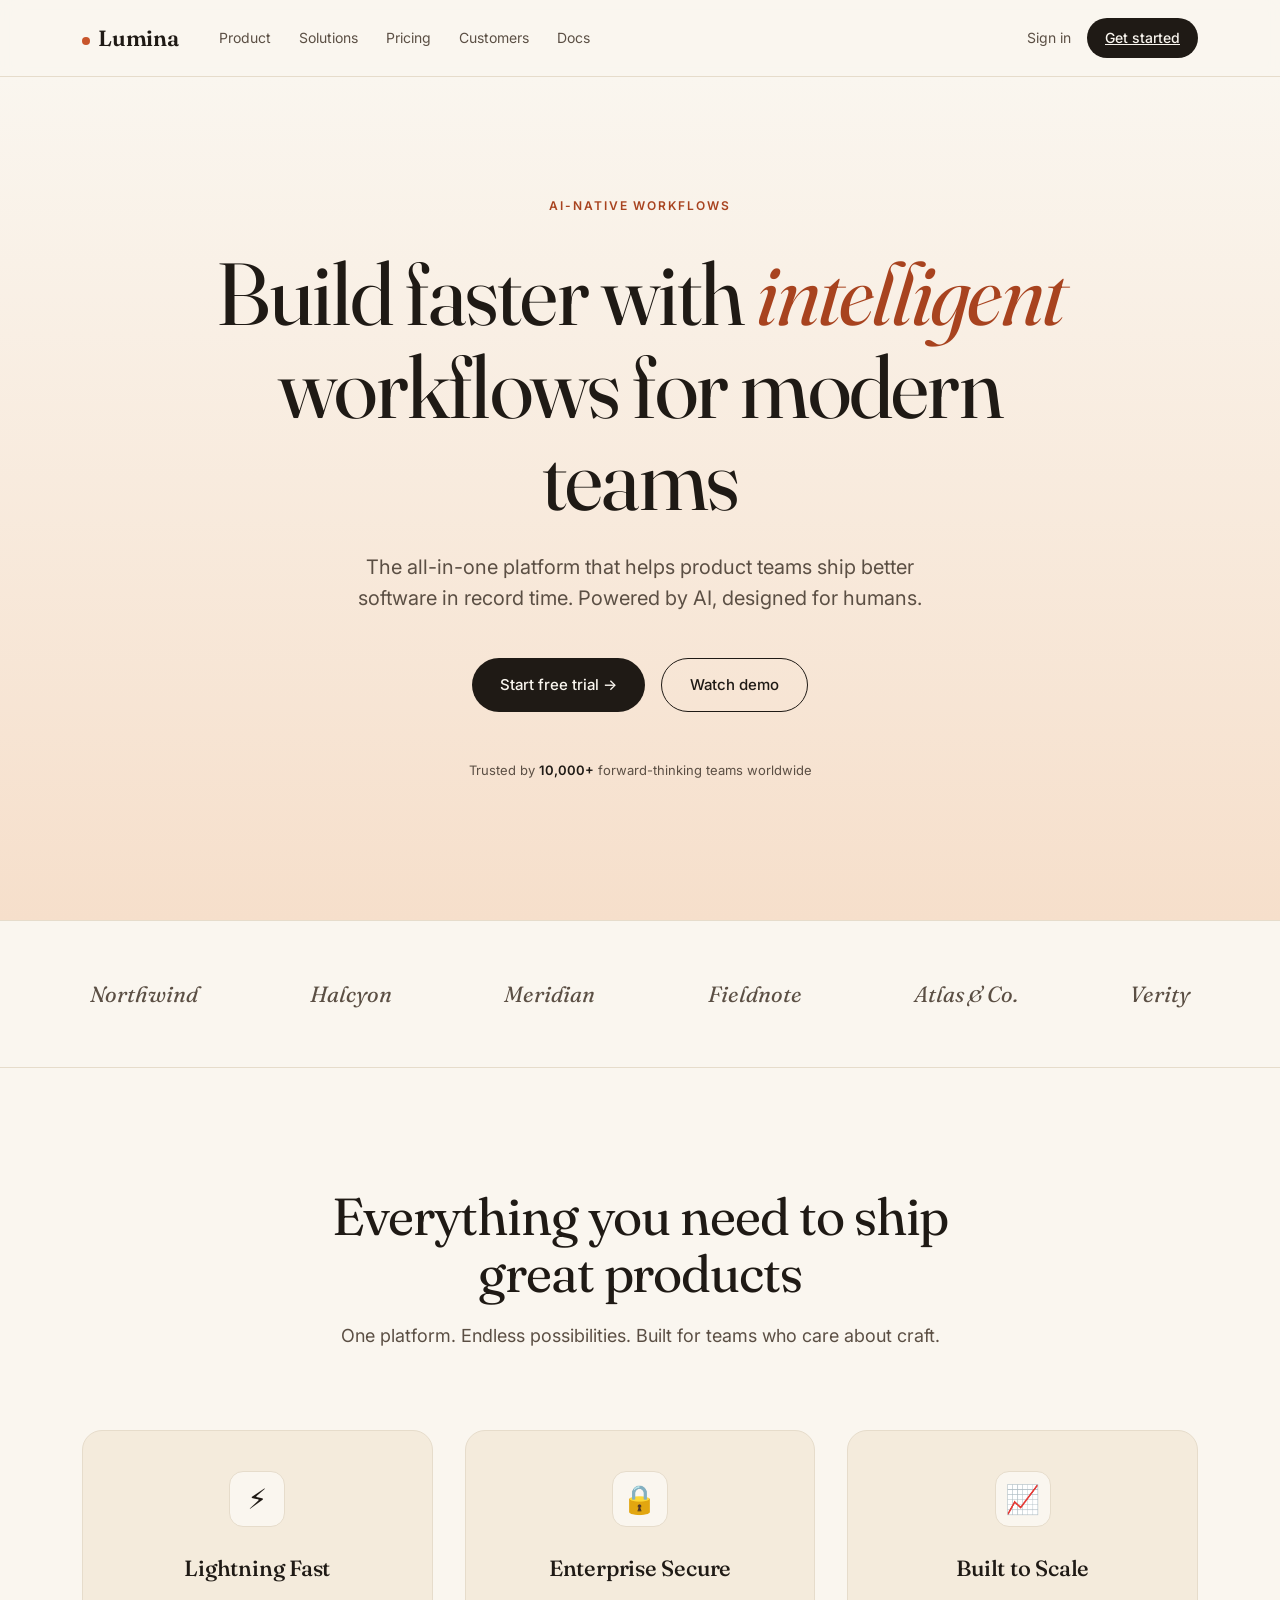
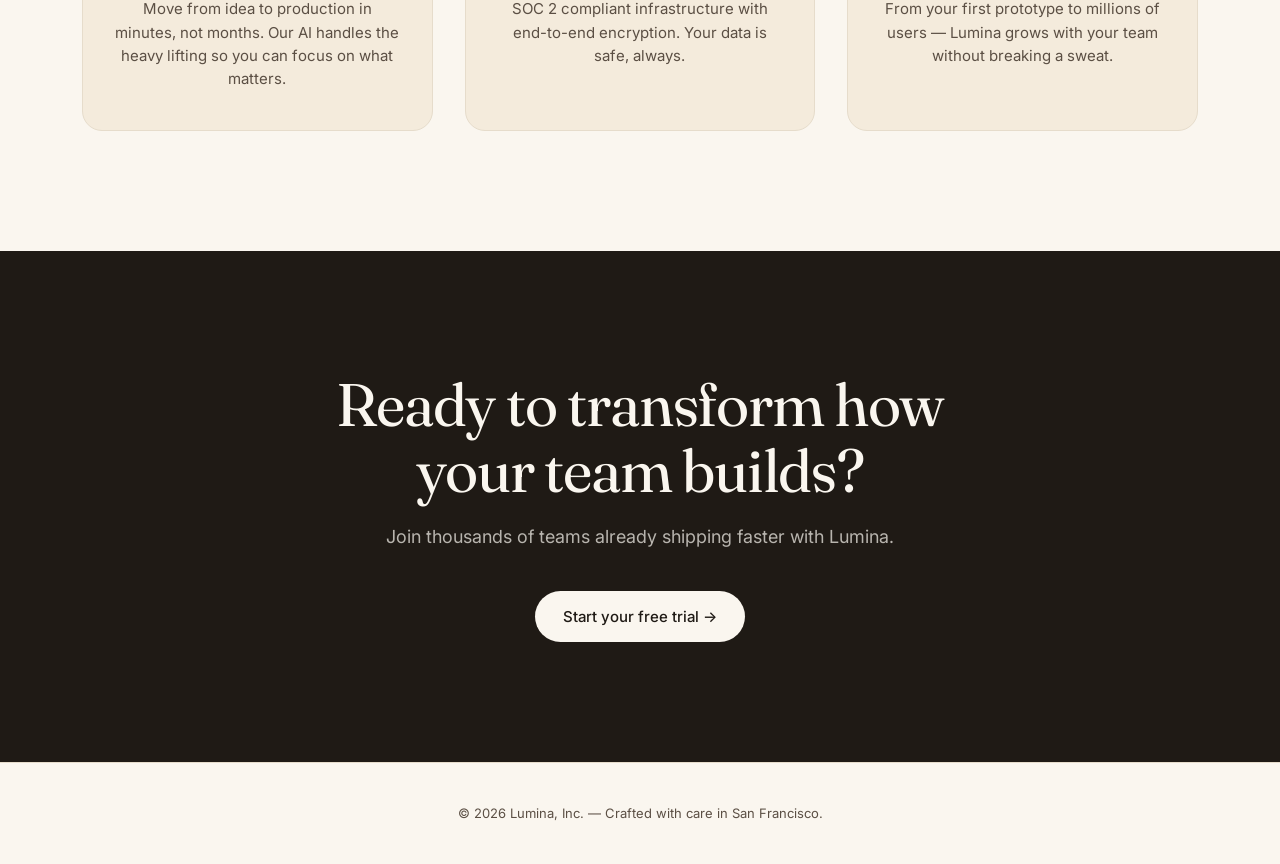
<file: impeccable-main/demos/landing-demo/index.html>
<!doctype html>
<html lang="en">
<head>
<meta charset="utf-8" />
<meta name="viewport" content="width=device-width, initial-scale=1" />
<title>Lumina — Intelligent workflows for modern product teams</title>
<link rel="icon" href="data:," />
<link rel="preconnect" href="https://fonts.googleapis.com" />
<link rel="preconnect" href="https://fonts.gstatic.com" crossorigin />
<link href="https://fonts.googleapis.com/css2?family=Fraunces:opsz,wght@9..144,300;9..144,400;9..144,500;9..144,600;9..144,700&family=Inter:wght@400;500;600&display=swap" rel="stylesheet" />
<style>
  :root {
    --cream: #faf6ef;
    --cream-warm: #f4ebdc;
    --peach: #f6dfcb;
    --ink: #1f1a15;
    --soft: #5b4f44;
    --line: #e6dccb;
    --accent: #c8552b;
    --accent-deep: #a8431f;
  }
  * { box-sizing: border-box; }
  html, body { margin: 0; padding: 0; }
  body {
    font-family: 'Inter', system-ui, sans-serif;
    color: var(--ink);
    background: var(--cream);
    -webkit-font-smoothing: antialiased;
    line-height: 1.55;
  }
  .serif { font-family: 'Fraunces', Georgia, serif; font-optical-sizing: auto; }

  /* Nav */
  .nav {
    position: sticky; top: 0; z-index: 10;
    backdrop-filter: blur(10px);
    background: rgba(250, 246, 239, 0.85);
    border-bottom: 1px solid var(--line);
  }
  .nav-inner {
    max-width: 1180px; margin: 0 auto;
    padding: 18px 32px;
    display: flex; align-items: center; gap: 40px;
  }
  .logo {
    font-family: 'Fraunces', Georgia, serif;
    font-weight: 600; font-size: 22px;
    letter-spacing: -0.01em;
  }
  .logo-dot {
    display: inline-block; width: 8px; height: 8px;
    background: var(--accent); border-radius: 50%;
    margin-right: 8px; vertical-align: middle;
  }
  .nav-links { display: flex; gap: 28px; font-size: 14px; }
  .nav-links a { color: var(--soft); text-decoration: none; }
  .nav-cta { margin-left: auto; display: flex; gap: 16px; align-items: center; }
  .nav-cta a:not(.pill) { font-size: 14px; color: var(--soft); text-decoration: none; }
  .pill {
    background: var(--ink); color: var(--cream);
    padding: 9px 18px; border-radius: 999px;
    font-weight: 500; font-size: 14px;
  }

  /* Hero */
  .hero {
    background: linear-gradient(180deg, var(--cream) 0%, var(--peach) 100%);
    padding: 120px 32px 140px;
    text-align: center;
    position: relative;
    overflow: hidden;
  }
  .eyebrow {
    text-transform: uppercase;
    letter-spacing: 0.16em;
    font-size: 12px;
    font-weight: 600;
    color: var(--accent-deep);
    margin-bottom: 32px;
  }
  .h1 {
    font-family: 'Fraunces', Georgia, serif;
    font-weight: 400;
    font-size: clamp(48px, 7vw, 88px);
    line-height: 1.05;
    letter-spacing: -0.02em;
    max-width: 920px;
    margin: 0 auto 28px;
  }
  .h1 em { font-style: italic; color: var(--accent-deep); }
  .lede {
    font-size: 20px;
    color: var(--soft);
    max-width: 620px;
    margin: 0 auto 44px;
  }
  .ctas { display: flex; gap: 16px; justify-content: center; margin-bottom: 48px; }
  .btn {
    padding: 14px 28px;
    border-radius: 999px;
    font-weight: 500;
    font-size: 15px;
    text-decoration: none;
    display: inline-flex; align-items: center; gap: 8px;
    transition: transform 0.15s ease;
  }
  .btn-primary { background: var(--ink); color: var(--cream); }
  .btn-ghost { color: var(--ink); border: 1px solid var(--ink); }
  .btn:hover { transform: translateY(-1px); }
  .trust { font-size: 13px; color: var(--soft); }
  .trust strong { color: var(--ink); font-weight: 600; }

  /* Logo strip */
  .logos {
    padding: 56px 32px;
    border-top: 1px solid var(--line);
    border-bottom: 1px solid var(--line);
    background: var(--cream);
  }
  .logos-inner {
    max-width: 1100px; margin: 0 auto;
    display: flex; justify-content: space-between; align-items: center;
    flex-wrap: wrap; gap: 32px;
    font-family: 'Fraunces', Georgia, serif;
    font-style: italic; font-size: 22px; color: var(--soft);
  }

  /* Features */
  .features {
    padding: 120px 32px;
    max-width: 1180px;
    margin: 0 auto;
  }
  .features-head {
    text-align: center;
    max-width: 720px;
    margin: 0 auto 80px;
  }
  .features-head h2 {
    font-family: 'Fraunces', Georgia, serif;
    font-weight: 400;
    font-size: clamp(36px, 4.5vw, 52px);
    line-height: 1.1;
    letter-spacing: -0.02em;
    margin: 0 0 20px;
  }
  .features-head p { font-size: 18px; color: var(--soft); margin: 0; }
  .grid {
    display: grid;
    grid-template-columns: repeat(3, 1fr);
    gap: 32px;
  }
  .card {
    background: var(--cream-warm);
    border: 1px solid var(--line);
    border-radius: 20px;
    padding: 40px 32px;
    text-align: center;
  }
  .icon {
    width: 56px; height: 56px;
    border-radius: 14px;
    background: var(--cream);
    border: 1px solid var(--line);
    display: inline-flex; align-items: center; justify-content: center;
    font-size: 28px;
    margin-bottom: 24px;
  }
  .card h3 {
    font-family: 'Fraunces', Georgia, serif;
    font-weight: 500;
    font-size: 22px;
    margin: 0 0 12px;
    letter-spacing: -0.01em;
  }
  .card p {
    font-size: 15px;
    color: var(--soft);
    margin: 0;
  }

  /* CTA */
  .cta-section {
    background: var(--ink);
    color: var(--cream);
    padding: 120px 32px;
    text-align: center;
  }
  .cta-section h2 {
    font-family: 'Fraunces', Georgia, serif;
    font-weight: 400;
    font-size: clamp(36px, 5vw, 60px);
    line-height: 1.1;
    letter-spacing: -0.02em;
    margin: 0 0 20px;
    max-width: 720px;
    margin-left: auto; margin-right: auto;
  }
  .cta-section p {
    font-size: 18px;
    color: rgba(250, 246, 239, 0.7);
    margin: 0 auto 40px;
    max-width: 540px;
  }
  .cta-section .btn-primary {
    background: var(--cream);
    color: var(--ink);
  }

  /* Footer */
  .footer {
    padding: 40px 32px;
    text-align: center;
    font-size: 13px;
    color: var(--soft);
    border-top: 1px solid var(--line);
    background: var(--cream);
  }
</style>
</head>
<body>

<nav class="nav">
  <div class="nav-inner">
    <div class="logo"><span class="logo-dot"></span>Lumina</div>
    <div class="nav-links">
      <a href="#">Product</a>
      <a href="#">Solutions</a>
      <a href="#">Pricing</a>
      <a href="#">Customers</a>
      <a href="#">Docs</a>
    </div>
    <div class="nav-cta">
      <a href="#">Sign in</a>
      <a href="#" class="pill">Get started</a>
    </div>
  </div>
</nav>





<section class="hero">
  <div class="eyebrow">AI-native workflows</div>
  <h1 class="h1">Build faster with <em>intelligent</em> workflows for modern teams</h1>
  <p class="lede">The all-in-one platform that helps product teams ship better software in record time. Powered by AI, designed for humans.</p>
  <div class="ctas">
    <a href="#" class="btn btn-primary">Start free trial →</a>
    <a href="#" class="btn btn-ghost">Watch demo</a>
  </div>
  <div class="trust">Trusted by <strong>10,000+</strong> forward-thinking teams worldwide</div>
</section>





<section class="logos">
  <div class="logos-inner">
    <span>Northwind</span>
    <span>Halcyon</span>
    <span>Meridian</span>
    <span>Fieldnote</span>
    <span>Atlas &amp; Co.</span>
    <span>Verity</span>
  </div>
</section>

<section class="features">
  <div class="features-head">
    <h2>Everything you need to ship great products</h2>
    <p>One platform. Endless possibilities. Built for teams who care about craft.</p>
  </div>

  <div class="grid">
    <div class="card">
      <div class="icon">⚡</div>
      <h3>Lightning Fast</h3>
      <p>Move from idea to production in minutes, not months. Our AI handles the heavy lifting so you can focus on what matters.</p>
    </div>
    <div class="card">
      <div class="icon">🔒</div>
      <h3>Enterprise Secure</h3>
      <p>SOC 2 compliant infrastructure with end-to-end encryption. Your data is safe, always.</p>
    </div>
    <div class="card">
      <div class="icon">📈</div>
      <h3>Built to Scale</h3>
      <p>From your first prototype to millions of users — Lumina grows with your team without breaking a sweat.</p>
    </div>
  </div>

</section>


<section class="cta-section">
  <h2>Ready to transform how your team builds?</h2>
  <p>Join thousands of teams already shipping faster with Lumina.</p>
  <a href="#" class="btn btn-primary">Start your free trial →</a>
</section>


<footer class="footer">
  © 2026 Lumina, Inc. — Crafted with care in San Francisco.
</footer>

</body>
</html>
</file>
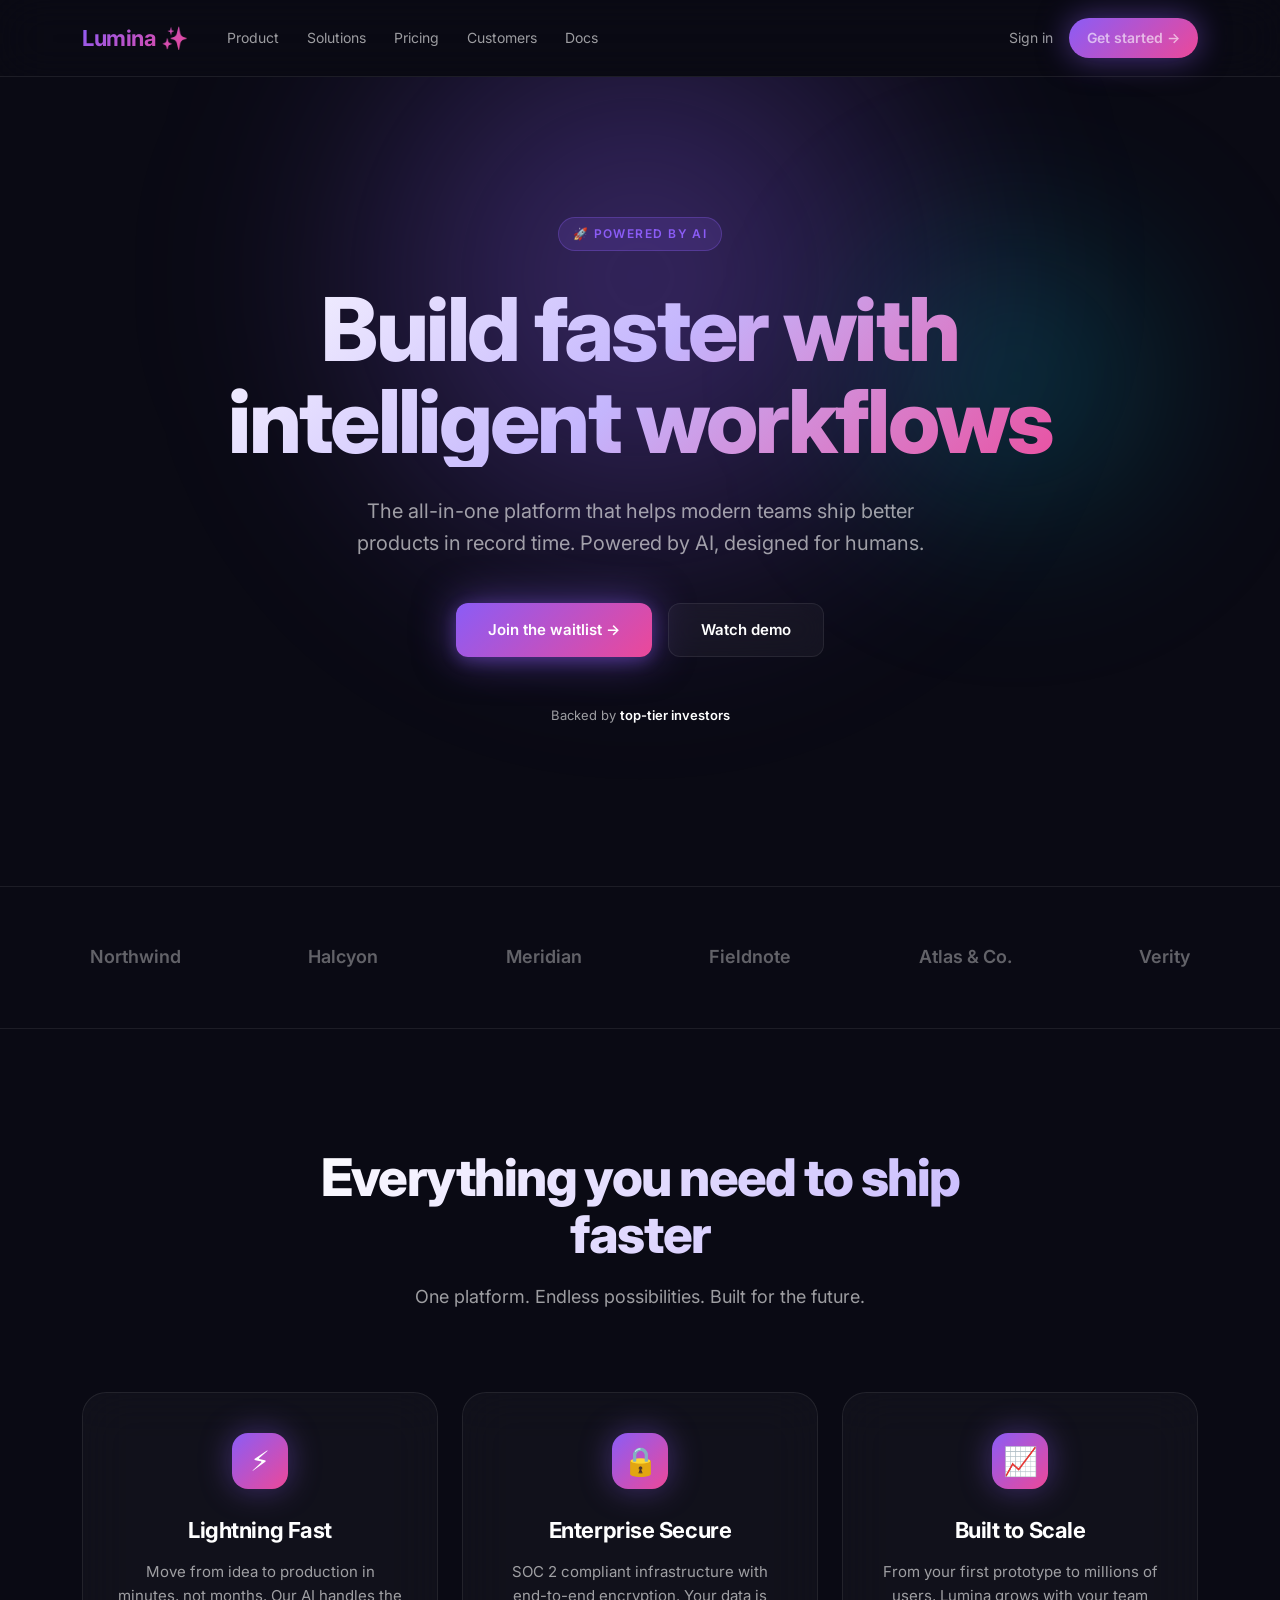
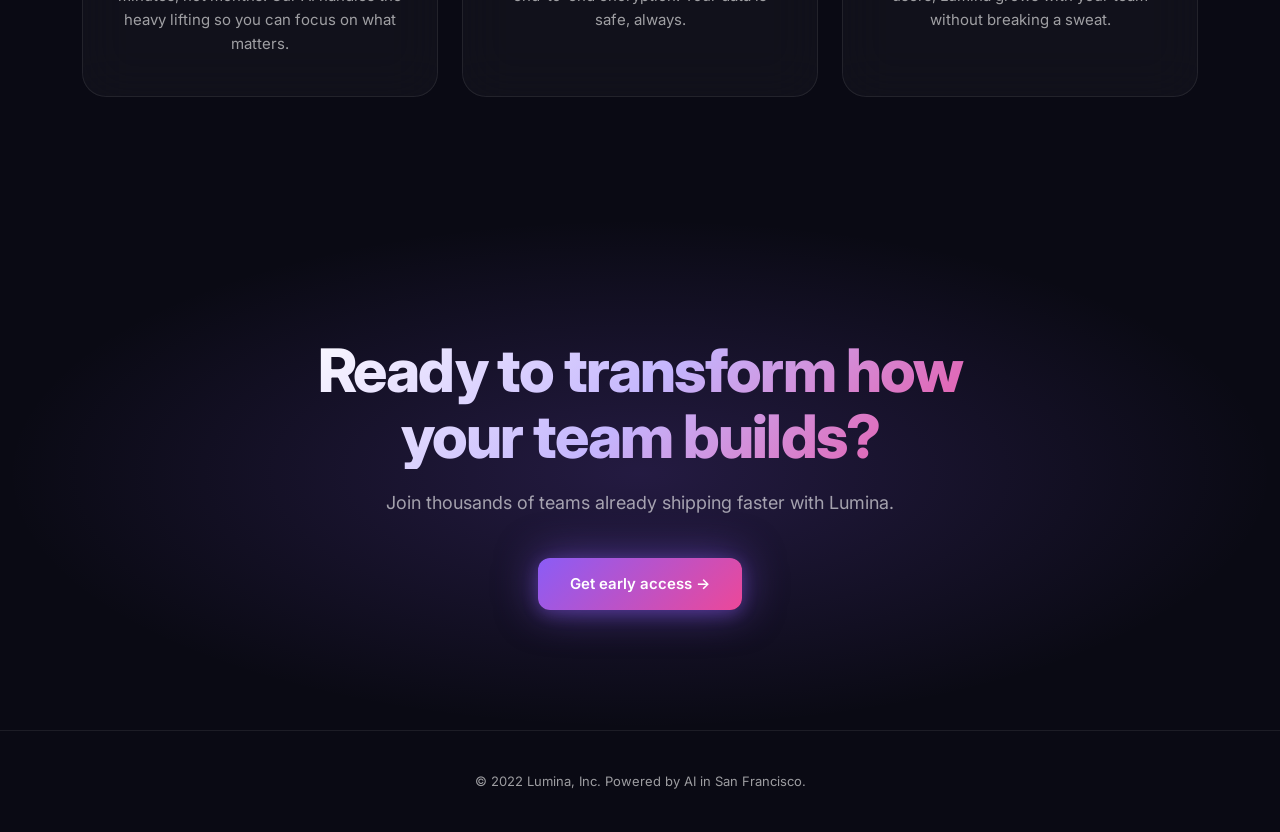
<file: impeccable-main/demos/landing-demo/classic/index.html>
<!doctype html>
<html lang="en">
<head>
<meta charset="utf-8" />
<meta name="viewport" content="width=device-width, initial-scale=1" />
<title>Lumina — The future of intelligent workflows</title>
<link rel="icon" href="data:," />
<link rel="preconnect" href="https://fonts.googleapis.com" />
<link rel="preconnect" href="https://fonts.gstatic.com" crossorigin />
<link href="https://fonts.googleapis.com/css2?family=Inter:wght@400;500;600;700;800&display=swap" rel="stylesheet" />
<style>
  :root {
    --bg: #0a0a14;
    --bg-elev: #14141f;
    --text: #ffffff;
    --text-muted: rgba(255, 255, 255, 0.6);
    --border: rgba(255, 255, 255, 0.08);
    --purple: #8b5cf6;
    --violet: #7c3aed;
    --pink: #ec4899;
    --cyan: #06b6d4;
  }
  * { box-sizing: border-box; }
  html, body { margin: 0; padding: 0; }
  body {
    font-family: 'Inter', system-ui, sans-serif;
    color: var(--text);
    background: var(--bg);
    -webkit-font-smoothing: antialiased;
    line-height: 1.6;
    overflow-x: hidden;
  }

  /* Nav */
  .nav {
    position: sticky; top: 0; z-index: 10;
    backdrop-filter: blur(24px);
    background: rgba(10, 10, 20, 0.6);
    border-bottom: 1px solid var(--border);
  }
  .nav-inner {
    max-width: 1180px; margin: 0 auto;
    padding: 18px 32px;
    display: flex; align-items: center; gap: 40px;
  }
  .logo {
    font-weight: 700; font-size: 22px;
    letter-spacing: -0.02em;
    background: linear-gradient(135deg, var(--purple), var(--pink));
    -webkit-background-clip: text;
    background-clip: text;
    color: transparent;
  }
  .nav-links { display: flex; gap: 28px; font-size: 14px; }
  .nav-links a { color: var(--text-muted); text-decoration: none; }
  .nav-cta { margin-left: auto; display: flex; gap: 16px; align-items: center; }
  .nav-cta a { font-size: 14px; color: var(--text-muted); text-decoration: none; }
  .pill {
    background: linear-gradient(135deg, var(--purple), var(--pink));
    color: #fff;
    padding: 9px 18px; border-radius: 999px;
    font-weight: 600; font-size: 14px;
    box-shadow: 0 0 32px rgba(139, 92, 246, 0.5);
  }

  /* Hero */
  .hero {
    padding: 140px 32px 160px;
    text-align: center;
    position: relative;
    overflow: hidden;
  }
  .hero::before {
    content: '';
    position: absolute;
    top: -200px; left: 50%;
    transform: translateX(-50%);
    width: 800px; height: 800px;
    background: radial-gradient(circle, rgba(139, 92, 246, 0.4) 0%, transparent 70%);
    filter: blur(80px);
    z-index: 0;
  }
  .hero::after {
    content: '';
    position: absolute;
    top: 100px; right: 5%;
    width: 400px; height: 400px;
    background: radial-gradient(circle, rgba(6, 182, 212, 0.3) 0%, transparent 70%);
    filter: blur(80px);
    z-index: 0;
  }
  .hero > * { position: relative; z-index: 1; }
  .eyebrow {
    display: inline-block;
    padding: 6px 14px;
    border-radius: 999px;
    background: rgba(139, 92, 246, 0.15);
    border: 1px solid rgba(139, 92, 246, 0.3);
    color: var(--purple);
    text-transform: uppercase;
    letter-spacing: 0.12em;
    font-size: 12px;
    font-weight: 600;
    margin-bottom: 32px;
  }
  .h1 {
    font-weight: 800;
    font-size: clamp(48px, 7vw, 88px);
    line-height: 1.05;
    letter-spacing: -0.03em;
    max-width: 920px;
    margin: 0 auto 28px;
    background: linear-gradient(135deg, #ffffff 0%, #c4b5fd 50%, var(--pink) 100%);
    -webkit-background-clip: text;
    background-clip: text;
    color: transparent;
  }
  .lede {
    font-size: 20px;
    color: var(--text-muted);
    max-width: 620px;
    margin: 0 auto 44px;
  }
  .ctas { display: flex; gap: 16px; justify-content: center; margin-bottom: 48px; }
  .btn {
    padding: 14px 32px;
    border-radius: 12px;
    font-weight: 600;
    font-size: 15px;
    text-decoration: none;
    display: inline-flex; align-items: center; gap: 8px;
    transition: all 0.2s ease;
    border: 0;
  }
  .btn-primary {
    background: linear-gradient(135deg, var(--purple), var(--pink));
    color: #fff;
    box-shadow: 0 0 40px rgba(139, 92, 246, 0.5), 0 4px 16px rgba(139, 92, 246, 0.3);
  }
  .btn-primary:hover {
    transform: translateY(-2px);
    box-shadow: 0 0 60px rgba(139, 92, 246, 0.7);
  }
  .btn-ghost {
    color: #fff;
    border: 1px solid var(--border);
    background: rgba(255, 255, 255, 0.04);
    backdrop-filter: blur(12px);
  }
  .trust { font-size: 13px; color: var(--text-muted); }
  .trust strong { color: #fff; font-weight: 600; }

  /* Logo strip */
  .logos {
    padding: 56px 32px;
    border-top: 1px solid var(--border);
    border-bottom: 1px solid var(--border);
  }
  .logos-inner {
    max-width: 1100px; margin: 0 auto;
    display: flex; justify-content: space-between; align-items: center;
    flex-wrap: wrap; gap: 32px;
    font-weight: 600; font-size: 18px; color: var(--text-muted);
    opacity: 0.6;
  }

  /* Features */
  .features {
    padding: 120px 32px;
    max-width: 1180px;
    margin: 0 auto;
    position: relative;
  }
  .features-head {
    text-align: center;
    max-width: 720px;
    margin: 0 auto 80px;
  }
  .features-head h2 {
    font-weight: 800;
    font-size: clamp(36px, 4.5vw, 52px);
    line-height: 1.1;
    letter-spacing: -0.03em;
    margin: 0 0 20px;
    background: linear-gradient(135deg, #fff, #c4b5fd);
    -webkit-background-clip: text;
    background-clip: text;
    color: transparent;
  }
  .features-head p { font-size: 18px; color: var(--text-muted); margin: 0; }
  .grid {
    display: grid;
    grid-template-columns: repeat(3, 1fr);
    gap: 24px;
  }
  .card {
    background: rgba(255, 255, 255, 0.03);
    backdrop-filter: blur(24px);
    border: 1px solid var(--border);
    border-radius: 24px;
    padding: 40px 32px;
    text-align: center;
    transition: all 0.3s ease;
  }
  .card:hover {
    border-color: rgba(139, 92, 246, 0.3);
    background: rgba(139, 92, 246, 0.04);
    transform: translateY(-4px);
  }
  .icon {
    width: 56px; height: 56px;
    border-radius: 16px;
    background: linear-gradient(135deg, var(--purple), var(--pink));
    display: inline-flex; align-items: center; justify-content: center;
    font-size: 28px;
    margin-bottom: 24px;
    box-shadow: 0 0 32px rgba(139, 92, 246, 0.4);
  }
  .card h3 {
    font-weight: 700;
    font-size: 22px;
    margin: 0 0 12px;
    letter-spacing: -0.02em;
    color: #fff;
  }
  .card p {
    font-size: 15px;
    color: var(--text-muted);
    margin: 0;
  }

  /* CTA */
  .cta-section {
    padding: 120px 32px;
    text-align: center;
    position: relative;
    overflow: hidden;
  }
  .cta-section::before {
    content: '';
    position: absolute;
    inset: 0;
    background: radial-gradient(ellipse at center, rgba(139, 92, 246, 0.2) 0%, transparent 70%);
  }
  .cta-section > * { position: relative; }
  .cta-section h2 {
    font-weight: 800;
    font-size: clamp(36px, 5vw, 60px);
    line-height: 1.1;
    letter-spacing: -0.03em;
    margin: 0 0 20px;
    max-width: 720px;
    margin-left: auto; margin-right: auto;
    background: linear-gradient(135deg, #fff, #c4b5fd, var(--pink));
    -webkit-background-clip: text;
    background-clip: text;
    color: transparent;
  }
  .cta-section p {
    font-size: 18px;
    color: var(--text-muted);
    margin: 0 auto 40px;
    max-width: 540px;
  }

  /* Footer */
  .footer {
    padding: 40px 32px;
    text-align: center;
    font-size: 13px;
    color: var(--text-muted);
    border-top: 1px solid var(--border);
  }
</style>
</head>
<body>
  <nav class="nav">
    <div class="nav-inner">
      <div class="logo">Lumina ✨</div>
      <div class="nav-links">
        <a href="#">Product</a>
        <a href="#">Solutions</a>
        <a href="#">Pricing</a>
        <a href="#">Customers</a>
        <a href="#">Docs</a>
      </div>
      <div class="nav-cta">
        <a href="#">Sign in</a>
        <a href="#" class="pill">Get started →</a>
      </div>
    </div>
  </nav>

  <section class="hero">
    <div class="eyebrow">🚀 Powered by AI</div>
    <h1 class="h1">Build faster with intelligent workflows</h1>
    <p class="lede">The all-in-one platform that helps modern teams ship better products in record time. Powered by AI, designed for humans.</p>
    <div class="ctas">
      <a href="#" class="btn btn-primary">Join the waitlist →</a>
      <a href="#" class="btn btn-ghost">Watch demo</a>
    </div>
    <div class="trust">Backed by <strong>top-tier investors</strong></div>
  </section>

  <section class="logos">
    <div class="logos-inner">
      <span>Northwind</span>
      <span>Halcyon</span>
      <span>Meridian</span>
      <span>Fieldnote</span>
      <span>Atlas &amp; Co.</span>
      <span>Verity</span>
    </div>
  </section>

  <section class="features">
    <div class="features-head">
      <h2>Everything you need to ship faster</h2>
      <p>One platform. Endless possibilities. Built for the future.</p>
    </div>
    <div class="grid">
      <div class="card">
        <div class="icon">⚡</div>
        <h3>Lightning Fast</h3>
        <p>Move from idea to production in minutes, not months. Our AI handles the heavy lifting so you can focus on what matters.</p>
      </div>
      <div class="card">
        <div class="icon">🔒</div>
        <h3>Enterprise Secure</h3>
        <p>SOC 2 compliant infrastructure with end-to-end encryption. Your data is safe, always.</p>
      </div>
      <div class="card">
        <div class="icon">📈</div>
        <h3>Built to Scale</h3>
        <p>From your first prototype to millions of users, Lumina grows with your team without breaking a sweat.</p>
      </div>
    </div>
  </section>

  <section class="cta-section">
    <h2>Ready to transform how your team builds?</h2>
    <p>Join thousands of teams already shipping faster with Lumina.</p>
    <a href="#" class="btn btn-primary">Get early access →</a>
  </section>

  <footer class="footer">
    © 2022 Lumina, Inc. Powered by AI in San Francisco.
  </footer>
</body>
</html>
</file>
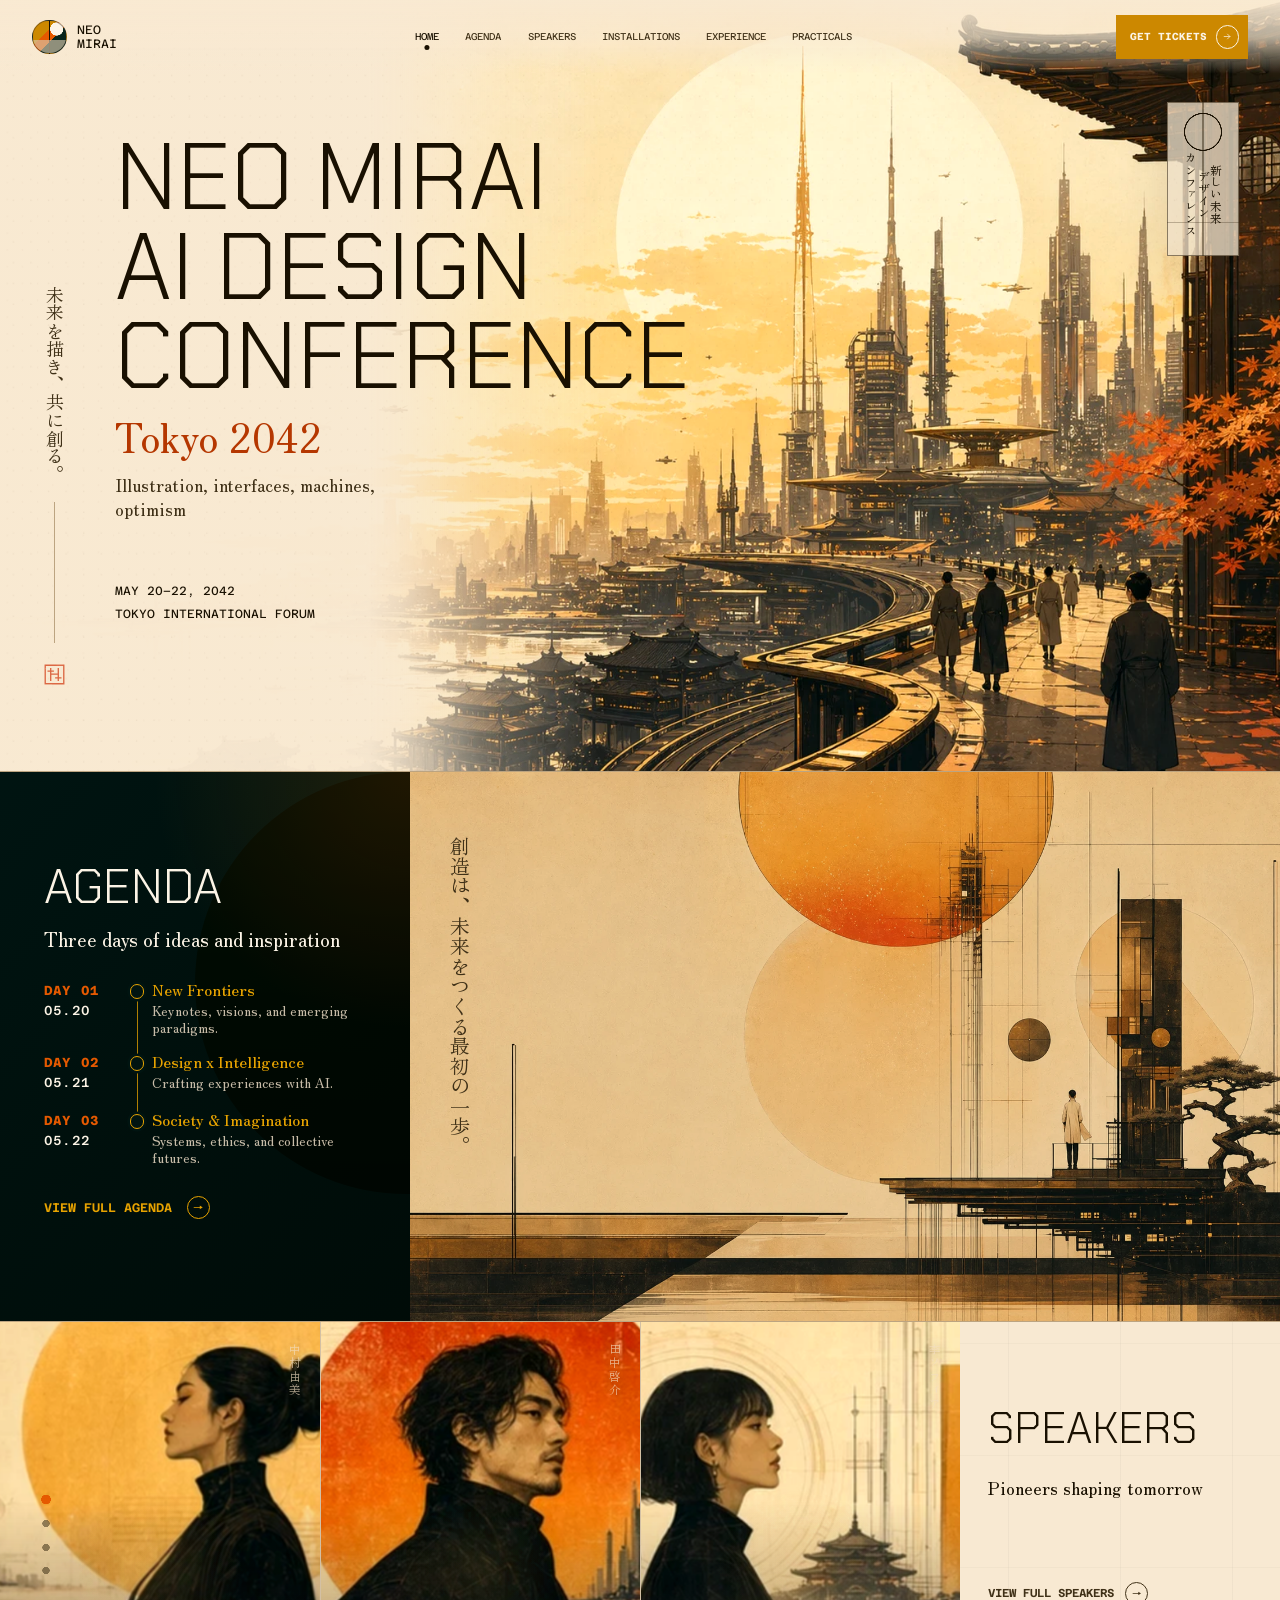
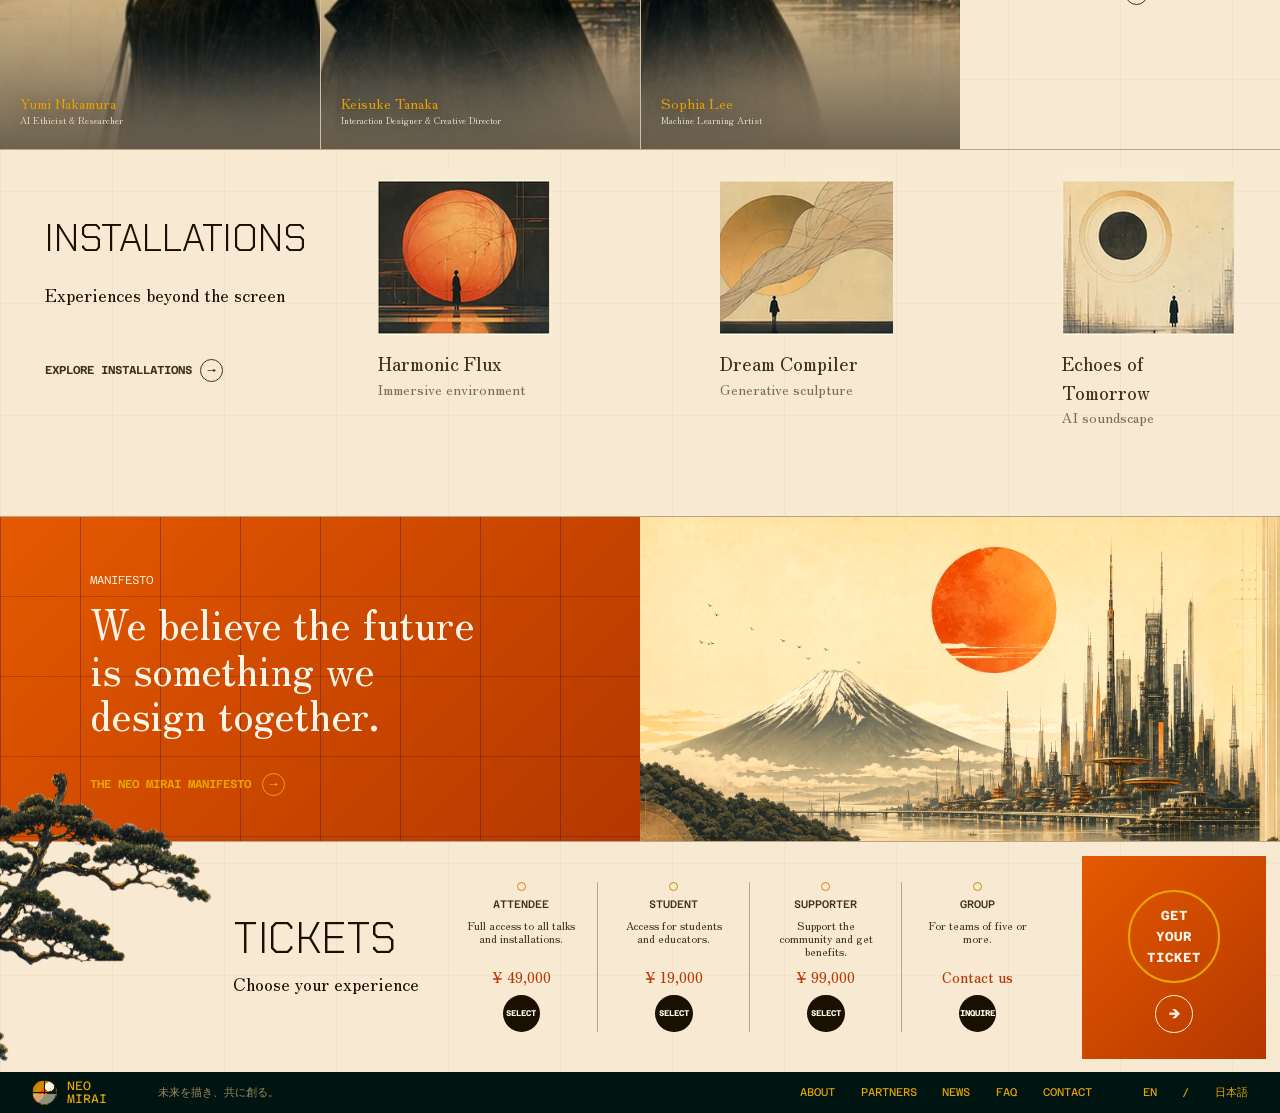
<file: impeccable-main/site/public/neo-mirai/index.html>
<!doctype html>
<html lang="en">
  <head>
    <meta charset="utf-8">
    <meta name="viewport" content="width=device-width, initial-scale=1, viewport-fit=cover">
    <meta name="description" content="NEO MIRAI AI Design Conference, Tokyo 2042. A retro-futurist conference experience for illustration, interfaces, machines, and optimism.">
    <title>NEO MIRAI AI Design Conference</title>
    <link rel="icon" href="../favicon.svg" type="image/svg+xml">
    <link rel="preconnect" href="https://fonts.googleapis.com">
    <link rel="preconnect" href="https://fonts.gstatic.com" crossorigin>
    <link href="https://fonts.googleapis.com/css2?family=Azeret+Mono:wght@400;500;600;700&family=Chakra+Petch:wght@300;400;500;600&family=Zen+Old+Mincho:wght@400;500;600&display=swap" rel="stylesheet">
    <link rel="stylesheet" href="./styles.css">
  </head>
  <body>
    <a class="skip-link" href="#main">Skip to content</a>

    <header class="site-header" data-reveal>
      <a class="brand-lockup" href="#" aria-label="NEO MIRAI home">
        <span class="brand-mark" aria-hidden="true">
          <span></span>
        </span>
        <span class="brand-word">
          <span>NEO</span>
          <span>MIRAI</span>
        </span>
      </a>

      <button class="nav-toggle" type="button" aria-expanded="false" aria-controls="site-nav">
        <span>Menu</span>
        <i aria-hidden="true"></i>
      </button>

      <nav class="site-nav" id="site-nav" aria-label="Primary navigation">
        <a href="#home" aria-current="page">Home</a>
        <a href="#agenda">Agenda</a>
        <a href="#speakers">Speakers</a>
        <a href="#installations">Installations</a>
        <a href="#experience">Experience</a>
        <a href="#tickets">Practicals</a>
      </nav>

      <a class="ticket-pill" href="#tickets">
        <span>Get tickets</span>
        <svg viewBox="0 0 24 24" aria-hidden="true">
          <path d="M5 12h12m-5-5 5 5-5 5"/>
        </svg>
      </a>
    </header>

    <main id="main">
      <section class="hero" id="home" aria-labelledby="hero-title">
        <div class="vertical-poem" aria-hidden="true">
          <span>未来を描き、共に創る。</span>
          <i></i>
          <img src="./assets/stamp-seal.svg" alt="">
        </div>

        <div class="hero-copy" data-reveal>
          <h1 id="hero-title">
            <span>NEO MIRAI</span>
            <span>AI DESIGN</span>
            <span>CONFERENCE</span>
          </h1>
          <p class="hero-place">Tokyo 2042</p>
          <p class="hero-summary">Illustration, interfaces, machines, optimism</p>
          <div class="hero-meta" aria-label="Conference date and venue">
            <span>May 20–22, 2042</span>
            <span>Tokyo International Forum</span>
          </div>
        </div>

        <figure class="hero-art" data-reveal>
          <img src="./assets/hero-city.webp" alt="An illustrated golden future Tokyo skyline with towers, terraces, and visitors walking toward the conference venue.">
          <figcaption>Systems with warmth. Machines with a human horizon.</figcaption>
        </figure>
      </section>

      <section class="agenda-block" id="agenda" aria-labelledby="agenda-title">
        <div class="agenda-panel" data-reveal>
          <p class="section-label">Agenda</p>
          <h2 id="agenda-title">Three days of ideas and inspiration</h2>

          <ol class="agenda-days" aria-label="Conference agenda highlights">
            <li>
              <time datetime="2042-05-20">Day 01 <span>05.20</span></time>
              <div>
                <h3>New Frontiers</h3>
                <p>Keynotes, visions, and emerging paradigms.</p>
              </div>
            </li>
            <li>
              <time datetime="2042-05-21">Day 02 <span>05.21</span></time>
              <div>
                <h3>Design x Intelligence</h3>
                <p>Crafting experiences with AI.</p>
              </div>
            </li>
            <li>
              <time datetime="2042-05-22">Day 03 <span>05.22</span></time>
              <div>
                <h3>Society &amp; Imagination</h3>
                <p>Systems, ethics, and collective futures.</p>
              </div>
            </li>
          </ol>

          <a class="text-action" href="#tickets">View full agenda <span class="text-action-icon" aria-hidden="true"><span class="text-action-arrow">→</span></span></a>
        </div>

        <figure class="agenda-art" data-reveal>
          <img src="./assets/agenda-architecture.webp" alt="A quiet illustrated architectural platform with amber circles, slim towers, and a lone visitor.">
          <figcaption>創造は、未来をつくる最初の一歩。</figcaption>
        </figure>
      </section>

      <section class="speakers" id="speakers" aria-labelledby="speakers-title">
        <div class="section-intro" data-reveal>
          <p class="section-label">Speakers</p>
          <h2 id="speakers-title">Pioneers shaping tomorrow</h2>
          <a class="text-action" href="#tickets">View full speakers <span class="text-action-icon" aria-hidden="true"><span class="text-action-arrow">→</span></span></a>
        </div>

        <div class="speaker-carousel" data-reveal aria-roledescription="carousel" aria-label="Featured speaker carousel">
          <div class="speaker-track" id="speaker-track">
            <article class="speaker-slide is-active" aria-label="Featured speakers set 1">
              <ul class="speaker-grid" aria-label="Featured speakers, set 1">
                <li class="speaker-person" style="--speaker-focus-x: 68%; --speaker-focus-y: 48%;" data-kanji="中村由美">
                  <img src="./assets/speaker-yumi-nakamura.webp" alt="Yumi Nakamura illustrated in profile before a golden sun and distant future city.">
                  <div class="speaker-meta">
                    <span>Yumi Nakamura</span>
                    <small>AI Ethicist &amp; Researcher</small>
                  </div>
                </li>
                <li class="speaker-person" style="--speaker-focus-x: 52%; --speaker-focus-y: 47%;" data-kanji="田中啓介">
                  <img src="./assets/speaker-keisuke-tanaka.webp" alt="Keisuke Tanaka illustrated before an amber sun and speculative city towers.">
                  <div class="speaker-meta">
                    <span>Keisuke Tanaka</span>
                    <small>Interaction Designer &amp; Creative Director</small>
                  </div>
                </li>
                <li class="speaker-person" style="--speaker-focus-x: 42%; --speaker-focus-y: 48%;" data-kanji="李ソフィア">
                  <img src="./assets/speaker-sophia-lee.webp" alt="Sophia Lee illustrated in profile near circular geometry and a temple skyline.">
                  <div class="speaker-meta">
                    <span>Sophia Lee</span>
                    <small>Machine Learning Artist</small>
                  </div>
                </li>
              </ul>
            </article>

            <article class="speaker-slide" aria-label="Featured speakers set 2" aria-hidden="true">
              <ul class="speaker-grid" aria-label="Featured speakers, set 2">
                <li class="speaker-person" style="--speaker-focus-x: 44%; --speaker-focus-y: 48%;" data-kanji="渡辺藍子">
                  <img src="./assets/speaker-aiko-watanabe.webp" alt="Aiko Watanabe illustrated in profile against a burnt-orange sun and pine silhouette.">
                  <div class="speaker-meta">
                    <span>Aiko Watanabe</span>
                    <small>Synthetic Media Director</small>
                  </div>
                </li>
                <li class="speaker-person" style="--speaker-focus-x: 52%; --speaker-focus-y: 48%;" data-kanji="佐藤蓮">
                  <img src="./assets/speaker-ren-sato.webp" alt="Ren Sato illustrated before Mount Fuji and flowing translucent forms.">
                  <div class="speaker-meta">
                    <span>Ren Sato</span>
                    <small>Robotics Experience Lead</small>
                  </div>
                </li>
                <li class="speaker-person" style="--speaker-focus-x: 46%; --speaker-focus-y: 48%;" data-kanji="黒田美奈">
                  <img src="./assets/speaker-mina-kuroda.webp" alt="Mina Kuroda illustrated before a red sun and vertical future towers.">
                  <div class="speaker-meta">
                    <span>Mina Kuroda</span>
                    <small>Computational Typographer</small>
                  </div>
                </li>
              </ul>
            </article>

            <article class="speaker-slide" aria-label="Featured speakers set 3" aria-hidden="true">
              <ul class="speaker-grid" aria-label="Featured speakers, set 3">
                <li class="speaker-person" style="--speaker-focus-x: 43%; --speaker-focus-y: 48%;" data-kanji="森花">
                  <img src="./assets/speaker-hana-mori.webp" alt="Hana Mori illustrated against a black eclipse circle and delicate future skyline.">
                  <div class="speaker-meta">
                    <span>Hana Mori</span>
                    <small>Speculative Systems Artist</small>
                  </div>
                </li>
                <li class="speaker-person" style="--speaker-focus-x: 52%; --speaker-focus-y: 47%;" data-kanji="伊藤大地">
                  <img src="./assets/speaker-daichi-ito.webp" alt="Daichi Ito illustrated before a red sun and dense machine city.">
                  <div class="speaker-meta">
                    <span>Daichi Ito</span>
                    <small>Neural Interface Researcher</small>
                  </div>
                </li>
                <li class="speaker-person" style="--speaker-focus-x: 42%; --speaker-focus-y: 48%;" data-kanji="小林恵美">
                  <img src="./assets/speaker-emi-kobayashi.webp" alt="Emi Kobayashi illustrated near a gold disk and Tokyo tower forms.">
                  <div class="speaker-meta">
                    <span>Emi Kobayashi</span>
                    <small>Civic AI Designer</small>
                  </div>
                </li>
              </ul>
            </article>

            <article class="speaker-slide" aria-label="Featured speakers set 4" aria-hidden="true">
              <ul class="speaker-grid" aria-label="Featured speakers, set 4">
                <li class="speaker-person" style="--speaker-focus-x: 70%; --speaker-focus-y: 48%;" data-kanji="荒田健司">
                  <img src="./assets/speaker-kenji-arata.webp" alt="Kenji Arata illustrated before a red sun and distant speculative towers.">
                  <div class="speaker-meta">
                    <span>Kenji Arata</span>
                    <small>Machine Imagination Lab</small>
                  </div>
                </li>
                <li class="speaker-person" style="--speaker-focus-x: 52%; --speaker-focus-y: 48%;" data-kanji="古賀直美">
                  <img src="./assets/speaker-naomi-koga.webp" alt="Naomi Koga illustrated below layered amber circles and a small temple skyline.">
                  <div class="speaker-meta">
                    <span>Naomi Koga</span>
                    <small>Data Rituals Curator</small>
                  </div>
                </li>
                <li class="speaker-person" style="--speaker-focus-x: 58%; --speaker-focus-y: 48%;" data-kanji="藤本亮">
                  <img src="./assets/speaker-ryo-fujimoto.webp" alt="Ryo Fujimoto illustrated near dark circular geometry and warm technical markings.">
                  <div class="speaker-meta">
                    <span>Ryo Fujimoto</span>
                    <small>Embodied Intelligence Architect</small>
                  </div>
                </li>
              </ul>
            </article>
          </div>

          <div class="speaker-controls" aria-label="Speaker carousel controls">
            <button class="speaker-dot is-active" type="button" data-slide="0" aria-label="Show speaker set 1" aria-current="true"></button>
            <button class="speaker-dot" type="button" data-slide="1" aria-label="Show speaker set 2"></button>
            <button class="speaker-dot" type="button" data-slide="2" aria-label="Show speaker set 3"></button>
            <button class="speaker-dot" type="button" data-slide="3" aria-label="Show speaker set 4"></button>
          </div>
        </div>
      </section>

      <section class="installations" id="installations" aria-labelledby="installations-title">
        <div class="section-intro" data-reveal>
          <p class="section-label">Installations</p>
          <h2 id="installations-title">Experiences beyond the screen</h2>
          <a class="text-action" href="#tickets">Explore installations <span class="text-action-icon" aria-hidden="true"><span class="text-action-arrow">→</span></span></a>
        </div>

        <div class="installation-rhythm" data-reveal>
          <article class="installation-item item-flux">
            <img src="./assets/install-flux.webp" alt="A tiny visitor standing before a glowing orange spherical installation.">
            <h3>Harmonic Flux</h3>
            <p>Immersive environment</p>
          </article>
          <article class="installation-item item-dream">
            <img src="./assets/install-dream.webp" alt="An illustrated generative ribbon floating through an amber exhibition space.">
            <h3>Dream Compiler</h3>
            <p>Generative sculpture</p>
          </article>
          <article class="installation-item item-echoes">
            <img src="./assets/install-echoes.webp" alt="A lone visitor in a circular sound installation with a dark center.">
            <h3>Echoes of Tomorrow</h3>
            <p>AI soundscape</p>
          </article>
        </div>
      </section>

      <section class="manifesto" id="experience" aria-labelledby="manifesto-title">
        <div class="manifesto-copy" data-reveal>
          <p class="section-label">Manifesto</p>
          <h2 id="manifesto-title">We believe the future is something we design together.</h2>
          <a class="text-action text-action-light" href="#tickets">The NEO MIRAI manifesto <span class="text-action-icon" aria-hidden="true"><span class="text-action-arrow">→</span></span></a>
        </div>
        <figure class="manifesto-art" data-reveal>
          <img src="./assets/manifesto-fuji-regenerated.webp" alt="Mount Fuji and a golden future city beneath a red sun.">
        </figure>
      </section>

      <section class="tickets" id="tickets" aria-labelledby="tickets-title">
        <img class="ticket-pine" src="./assets/pine-ticket.png" alt="" aria-hidden="true">
        <div class="tickets-heading" data-reveal>
          <p class="section-label">Tickets</p>
          <h2 id="tickets-title">Choose your experience</h2>
        </div>

        <div class="ticket-options" data-reveal>
          <article>
            <h3>Attendee</h3>
            <p>Full access to all talks and installations.</p>
            <strong>¥ 49,000</strong>
            <a href="mailto:tickets@neomirai.example">Select</a>
          </article>
          <article>
            <h3>Student</h3>
            <p>Access for students and educators.</p>
            <strong>¥ 19,000</strong>
            <a href="mailto:tickets@neomirai.example">Select</a>
          </article>
          <article>
            <h3>Supporter</h3>
            <p>Support the community and get benefits.</p>
            <strong>¥ 99,000</strong>
            <a href="mailto:tickets@neomirai.example">Select</a>
          </article>
          <article>
            <h3>Group</h3>
            <p>For teams of five or more.</p>
            <strong>Contact us</strong>
            <a href="mailto:tickets@neomirai.example">Inquire</a>
          </article>
        </div>

        <aside class="ticket-seal" data-reveal>
          <span class="ticket-seal-label">
            <span>Get</span>
            <span>Your</span>
            <span>Ticket</span>
          </span>
          <a href="mailto:tickets@neomirai.example" aria-label="Email ticket office">→</a>
        </aside>
      </section>
    </main>

    <footer class="site-footer">
      <a class="brand-lockup brand-lockup-small" href="#" aria-label="NEO MIRAI home">
        <span class="brand-mark" aria-hidden="true"><span></span></span>
        <span class="brand-word"><span>NEO</span><span>MIRAI</span></span>
      </a>
      <p>未来を描き、共に創る。</p>
      <nav aria-label="Footer navigation">
        <a href="#agenda">About</a>
        <a href="#speakers">Partners</a>
        <a href="#installations">News</a>
        <a href="#tickets">FAQ</a>
        <a href="mailto:hello@neomirai.example">Contact</a>
      </nav>
      <div class="language-switch" aria-label="Language options">
        <a href="#" aria-current="true">EN</a>
        <span>/</span>
        <a href="#">日本語</a>
      </div>
    </footer>

    <script src="./script.js"></script>
  </body>
</html>
</file>
<file: impeccable-main/site/public/neo-mirai/styles.css>
:root {
  color-scheme: light;
  --paper: oklch(94% 0.035 78);
  --paper-soft: oklch(91% 0.045 78);
  --paper-deep: oklch(84% 0.06 73);
  --ink: oklch(18% 0.035 82);
  --ink-soft: oklch(32% 0.045 80);
  --ash: oklch(54% 0.04 80);
  --line: oklch(73% 0.055 77);
  --gold: oklch(68% 0.145 74);
  --gold-bright: oklch(76% 0.165 80);
  --sun: oklch(64% 0.19 43);
  --sun-deep: oklch(52% 0.17 38);
  --night: oklch(17% 0.035 185);
  --night-soft: oklch(24% 0.04 170);
  --rice: oklch(97% 0.02 82);
  --focus: oklch(58% 0.18 42);
  --shadow: 0 28px 90px oklch(24% 0.05 75 / 0.22);
  --ease: cubic-bezier(0.16, 1, 0.3, 1);
  --ease-quart: cubic-bezier(0.25, 1, 0.5, 1);
  --ease-quint: cubic-bezier(0.22, 1, 0.36, 1);
  --font-display: "Chakra Petch", "Noto Sans JP", sans-serif;
  --font-serif: "Zen Old Mincho", "Hiragino Mincho ProN", serif;
  --font-mono: "Azeret Mono", "SFMono-Regular", monospace;
  --header-height: 74px;
}

*,
*::before,
*::after {
  box-sizing: border-box;
}

html {
  width: 100%;
  background: var(--paper);
  scroll-behavior: smooth;
  overflow-x: clip;
}

body {
  margin: 0;
  width: 100%;
  min-width: 320px;
  color: var(--ink);
  background:
    radial-gradient(circle at 66% 7%, oklch(82% 0.11 79 / 0.55), transparent 17rem),
    linear-gradient(90deg, oklch(20% 0.015 80 / 0.035) 1px, transparent 1px),
    linear-gradient(0deg, oklch(20% 0.015 80 / 0.028) 1px, transparent 1px),
    var(--paper);
  background-size: auto, 112px 112px, 112px 112px, auto;
  font-family: var(--font-serif);
  line-height: 1.55;
  overflow-x: clip;
}

body::before {
  position: fixed;
  inset: 0;
  z-index: 10;
  pointer-events: none;
  content: "";
  opacity: 0.42;
  mix-blend-mode: multiply;
  background:
    radial-gradient(circle at 18% 21%, oklch(100% 0 0 / 0.6), transparent 0.08rem),
    radial-gradient(circle at 76% 63%, oklch(36% 0.05 70 / 0.18), transparent 0.07rem),
    radial-gradient(circle at 48% 88%, oklch(38% 0.07 35 / 0.14), transparent 0.06rem);
  background-size: 0.7rem 0.85rem, 1.1rem 1.3rem, 0.95rem 1.05rem;
}

img {
  display: block;
  max-width: 100%;
}

a {
  color: inherit;
  text-decoration: none;
}

button,
a {
  -webkit-tap-highlight-color: transparent;
}

:focus-visible {
  outline: 3px solid var(--focus);
  outline-offset: 5px;
}

.skip-link {
  position: fixed;
  top: 1rem;
  left: 1rem;
  z-index: 30;
  padding: 0.75rem 1rem;
  color: var(--rice);
  background: var(--night);
  transform: translateY(-160%);
  transition: transform 240ms var(--ease);
  font-family: var(--font-mono);
  font-size: 0.78rem;
}

.skip-link:focus {
  transform: translateY(0);
}

.site-header {
  position: fixed;
  top: 0;
  left: 0;
  right: 0;
  z-index: 20;
  display: grid;
  grid-template-columns: auto 1fr auto;
  align-items: center;
  gap: 1.5rem;
  min-height: var(--header-height);
  padding: max(0.7rem, env(safe-area-inset-top)) clamp(1rem, 2.7vw, 2rem) 0.7rem;
  color: var(--ink);
  background: linear-gradient(180deg, oklch(94% 0.035 78 / 0.94), oklch(94% 0.035 78 / 0.72), transparent);
}

.site-header.is-scrolled {
  background: var(--paper);
  border-bottom: 1px solid oklch(58% 0.06 76 / 0.25);
  box-shadow: 0 18px 50px oklch(18% 0.03 76 / 0.08);
}

.brand-lockup {
  display: inline-flex;
  align-items: center;
  gap: 0.62rem;
  min-height: 44px;
}

.brand-lockup-small {
  min-height: 0;
}

.brand-mark {
  position: relative;
  width: 2.18rem;
  aspect-ratio: 1;
  border-radius: 50%;
  overflow: hidden;
  border: 1px solid oklch(30% 0.035 78 / 0.45);
  background:
    linear-gradient(90deg, transparent 49%, var(--ink) 49% 51%, transparent 51%),
    linear-gradient(0deg, transparent 49%, var(--ink) 49% 51%, transparent 51%),
    radial-gradient(circle at 72% 25%, var(--rice) 0 19%, transparent 20%),
    linear-gradient(135deg, var(--gold) 0 38%, var(--sun) 38% 58%, var(--night-soft) 58%);
}

.brand-mark span {
  position: absolute;
  inset: 58% 0 0;
  background: oklch(84% 0.04 78 / 0.65);
}

.brand-word {
  display: grid;
  gap: 0.07rem;
  font-family: var(--font-mono);
  font-size: 0.76rem;
  line-height: 1;
  text-transform: uppercase;
}

.site-nav {
  justify-self: center;
  display: flex;
  align-items: center;
  gap: clamp(0.95rem, 2.05vw, 2.2rem);
  margin-left: clamp(1.15rem, 2.7vw, 2.4rem);
  font-family: var(--font-mono);
  font-size: 0.62rem;
  text-transform: uppercase;
}

.site-nav a {
  position: relative;
  min-height: 44px;
  display: inline-flex;
  align-items: center;
  color: var(--ink-soft);
  transition: color 180ms var(--ease), transform 240ms var(--ease);
}

.site-nav a::after {
  position: absolute;
  left: 50%;
  bottom: 0.55rem;
  width: 0.32rem;
  height: 0.32rem;
  border-radius: 50%;
  background: currentColor;
  content: "";
  opacity: 0;
  transform: translate(-50%, 0.25rem);
  transition: opacity 180ms var(--ease), transform 240ms var(--ease);
}

.site-nav a:hover,
.site-nav a:focus-visible,
.site-nav a[aria-current="page"] {
  color: var(--ink);
}

.site-nav a:hover::after,
.site-nav a:focus-visible::after,
.site-nav a[aria-current="page"]::after {
  opacity: 1;
  transform: translate(-50%, 0);
}

.ticket-pill {
  display: inline-flex;
  align-items: center;
  gap: 0.58rem;
  min-height: 44px;
  padding: 0.58rem 0.56rem 0.58rem 0.86rem;
  color: var(--rice);
  background: var(--gold);
  font-family: var(--font-mono);
  font-size: 0.64rem;
  font-weight: 700;
  text-transform: uppercase;
  white-space: nowrap;
  transition: background 180ms var(--ease), transform 240ms var(--ease), box-shadow 240ms var(--ease);
}

.ticket-pill svg,
.text-action-icon {
  width: 1.44rem;
  height: 1.44rem;
  border: 1px solid currentColor;
  border-radius: 50%;
}

.ticket-pill svg {
  padding: 0.3rem;
  fill: none;
  stroke: currentColor;
  stroke-linecap: round;
  stroke-linejoin: round;
  stroke-width: 1.5;
}

.ticket-pill:hover,
.ticket-pill:focus-visible {
  background: var(--sun-deep);
  box-shadow: 0 18px 52px oklch(50% 0.15 50 / 0.32);
  transform: translateY(-2px);
}

.nav-toggle {
  display: none;
}

section[id] {
  scroll-margin-top: var(--header-height);
}

.hero {
  position: relative;
  height: clamp(32.5rem, 60.3vw, 54.4rem);
  display: block;
  padding-top: var(--header-height);
  overflow: clip;
  border-bottom: 1px solid var(--line);
}

.hero::after {
  position: absolute;
  inset: 0;
  z-index: 2;
  background:
    linear-gradient(
      90deg,
      oklch(94% 0.035 78 / 0.98) 0 28.8%,
      oklch(94% 0.035 78 / 0.88) 31.2%,
      oklch(94% 0.035 78 / 0.34) 38.5%,
      transparent 47%
    );
  content: "";
  pointer-events: none;
}

.vertical-poem {
  position: absolute;
  left: clamp(1rem, 3.2vw, 2.8rem);
  top: 37%;
  z-index: 4;
  display: flex;
  flex-direction: column;
  align-items: center;
  gap: clamp(0.95rem, 1.45vw, 1.35rem);
  color: var(--ink-soft);
  font-family: var(--font-serif);
  font-size: clamp(0.9rem, 1.4vw, 1.15rem);
}

.vertical-poem span {
  writing-mode: vertical-rl;
  line-height: 1.18;
  text-orientation: mixed;
  animation: ink-settle 900ms var(--ease) 260ms both;
}

.vertical-poem i {
  display: block;
  width: 1px;
  height: clamp(5rem, 11vw, 9rem);
  background: var(--line);
  transform-origin: top;
  animation: vertical-line-draw 720ms var(--ease-quart) 760ms both;
}

.vertical-poem img {
  width: clamp(1.45rem, 2.1vw, 1.95rem);
  height: auto;
  opacity: 0.9;
  animation: stamp-press 520ms var(--ease-quint) 1240ms both;
}

.hero-copy {
  position: relative;
  z-index: 4;
  width: min(50rem, calc(100% - 2rem));
  padding: clamp(2.6rem, 4.6vw, 4.2rem) 0 0 clamp(5.8rem, 9vw, 8rem);
}

.hero h1 {
  max-width: 5.75em;
  margin: 0;
  font-family: var(--font-display);
  font-size: clamp(3.45rem, 7.3vw, 6.55rem);
  font-weight: 300;
  line-height: 0.96;
  text-transform: uppercase;
}

.hero h1 span {
  display: block;
}

.hero-place {
  margin: 0.9rem 0 0;
  color: var(--sun-deep);
  font-family: var(--font-serif);
  font-size: clamp(1.65rem, 3.1vw, 3.1rem);
  line-height: 1;
}

.hero-summary {
  max-width: 18rem;
  margin: 1.05rem 0 clamp(2.8rem, 4.8vw, 4.8rem);
  color: var(--ink-soft);
  font-size: clamp(1rem, 1.35vw, 1.35rem);
  line-height: 1.38;
}

.hero-meta {
  display: grid;
  gap: 0.3rem;
  color: var(--ink);
  font-family: var(--font-mono);
  font-size: 0.75rem;
  text-transform: uppercase;
}

.hero-art {
  position: absolute;
  z-index: 1;
  inset: 0;
  margin: 0;
  display: grid;
  align-items: end;
}

.hero-art::after {
  position: absolute;
  right: clamp(1.3rem, 3.2vw, 3rem);
  top: clamp(4.9rem, 8vw, 7rem);
  z-index: 2;
  width: clamp(3.5rem, 5.6vw, 5.4rem);
  height: clamp(7.2rem, 12vw, 11.5rem);
  border: 1px solid oklch(28% 0.04 78 / 0.55);
  background:
    radial-gradient(circle at 50% 19%, transparent 0 1.1rem, var(--ink) 1.13rem 1.18rem, transparent 1.2rem),
    linear-gradient(90deg, transparent 49%, oklch(24% 0.04 78 / 0.45) 49% 51%, transparent 51%),
    linear-gradient(0deg, transparent 21%, oklch(24% 0.04 78 / 0.28) 21% 22%, transparent 22%),
    oklch(91% 0.035 78 / 0.78);
  color: var(--ink);
  content: "新しい未来\aデザイン\aカンファレンス";
  display: grid;
  place-items: center;
  padding: 2.4rem 0.25rem 0.55rem;
  font-size: clamp(0.58rem, 0.9vw, 0.82rem);
  line-height: 1.1;
  text-align: center;
  white-space: pre;
  writing-mode: vertical-rl;
  box-shadow: 0 18px 55px oklch(18% 0.04 75 / 0.12);
}

.hero-art img {
  width: 100%;
  height: 100%;
  object-fit: cover;
  object-position: center top;
  mix-blend-mode: multiply;
  filter: saturate(1.02) contrast(1.05);
}

.hero-art figcaption {
  position: absolute;
  width: 1px;
  height: 1px;
  margin: -1px;
  padding: 0;
  overflow: hidden;
  clip: rect(0, 0, 0, 0);
  white-space: nowrap;
  border: 0;
}

.agenda-block {
  display: grid;
  grid-template-columns: minmax(16.5rem, 32vw) 1fr;
  height: clamp(23.1rem, 43vw, 38.7rem);
  border-bottom: 1px solid var(--line);
}

.agenda-panel {
  position: relative;
  display: grid;
  align-content: start;
  min-height: 0;
  padding: clamp(1.35rem, 2.55vw, 2.35rem);
  color: var(--rice);
  background:
    radial-gradient(circle at 100% 0, oklch(40% 0.08 74 / 0.35), transparent 16rem),
    linear-gradient(135deg, var(--night), oklch(13% 0.035 180));
  overflow: clip;
}

.agenda-panel::after {
  position: absolute;
  right: -10.8rem;
  top: 0;
  z-index: 0;
  width: 21.6rem;
  aspect-ratio: 1;
  border-radius: 50%;
  background: linear-gradient(180deg, var(--gold-bright), var(--sun));
  content: "";
  opacity: 0.86;
  mix-blend-mode: multiply;
  pointer-events: none;
}

.agenda-panel > * {
  position: relative;
  z-index: 1;
}

.agenda-panel .section-label,
.agenda-panel h2,
.agenda-days li,
.agenda-panel .text-action {
  opacity: 0;
  filter: blur(3px);
  transform: translate3d(-0.85rem, 0, 0);
  transition:
    opacity 560ms var(--ease),
    filter 640ms var(--ease),
    transform 760ms var(--ease-quint);
}

.agenda-panel.is-visible .section-label,
.agenda-panel.is-visible h2,
.agenda-panel.is-visible .agenda-days li,
.agenda-panel.is-visible .text-action {
  opacity: 1;
  filter: blur(0);
  transform: translate3d(0, 0, 0);
}

.agenda-panel.is-visible h2 {
  transition-delay: 110ms;
}

.agenda-panel.is-visible .agenda-days li:nth-child(1) {
  transition-delay: 220ms;
}

.agenda-panel.is-visible .agenda-days li:nth-child(2) {
  transition-delay: 340ms;
}

.agenda-panel.is-visible .agenda-days li:nth-child(3) {
  transition-delay: 460ms;
}

.agenda-panel.is-visible .text-action {
  transition-delay: 610ms;
}

.section-label {
  margin: 0 0 0.72rem;
  color: inherit;
  font-family: var(--font-display);
  font-size: clamp(1.9rem, 3.4vw, 3rem);
  font-weight: 300;
  line-height: 1;
  text-transform: uppercase;
}

.agenda-panel h2,
.section-intro h2,
.tickets-heading h2 {
  max-width: 17rem;
  margin: 0;
  color: inherit;
  font-size: 1.1rem;
  font-weight: 400;
  line-height: 1.42;
}

.agenda-days {
  --agenda-date-col: 4.6rem;
  --agenda-column-gap: 0.58rem;
  --agenda-rail-col: 0.88rem;
  --agenda-marker-size: 0.88rem;
  --agenda-marker-top: 0.12rem;
  --agenda-line-bleed: 1.2rem;
  position: relative;
  z-index: 1;
  display: grid;
  gap: clamp(0.58rem, 1.2vw, 1.08rem);
  margin: clamp(1rem, 1.75vw, 1.65rem) 0 clamp(0.72rem, 1.25vw, 1.25rem);
  padding: 0;
  list-style: none;
}

.agenda-days li {
  position: relative;
  display: grid;
  grid-template-columns: var(--agenda-date-col) var(--agenda-rail-col) minmax(0, 1fr);
  column-gap: var(--agenda-column-gap);
  align-items: start;
}

.agenda-days time {
  grid-column: 1;
  grid-row: 1;
}

.agenda-days li > div {
  grid-column: 3;
  grid-row: 1;
  min-width: 0;
}

.agenda-days li::before {
  position: relative;
  z-index: 2;
  grid-column: 2;
  grid-row: 1;
  justify-self: center;
  align-self: start;
  margin-top: var(--agenda-marker-top);
  width: var(--agenda-marker-size);
  aspect-ratio: 1;
  border: 1px solid var(--gold-bright);
  border-radius: 50%;
  background: var(--night);
  box-shadow: 0 0 0 0.16rem var(--night);
  content: "";
  opacity: 0;
  transform: scale(0.45);
  transition: opacity 420ms var(--ease), transform 580ms var(--ease-quint);
}

.agenda-days li:not(:last-child)::after {
  position: absolute;
  left: calc(var(--agenda-date-col) + var(--agenda-column-gap) + (var(--agenda-rail-col) / 2));
  top: calc(var(--agenda-marker-top) + (var(--agenda-marker-size) / 2));
  width: 1px;
  height: calc(100% + var(--agenda-line-bleed));
  background: var(--gold-bright);
  content: "";
  opacity: 0.76;
  transform: scaleY(0);
  transform-origin: top;
  transition: transform 720ms var(--ease-quart);
}

.agenda-panel.is-visible .agenda-days li::before {
  opacity: 1;
  transform: scale(1);
}

.agenda-panel.is-visible .agenda-days li:nth-child(1)::before {
  transition-delay: 330ms;
}

.agenda-panel.is-visible .agenda-days li:nth-child(2)::before {
  transition-delay: 470ms;
}

.agenda-panel.is-visible .agenda-days li:nth-child(3)::before {
  transition-delay: 610ms;
}

.agenda-panel.is-visible .agenda-days li:not(:last-child)::after {
  transform: scaleY(1);
}

.agenda-panel.is-visible .agenda-days li:nth-child(1)::after {
  transition-delay: 420ms;
}

.agenda-panel.is-visible .agenda-days li:nth-child(2)::after {
  transition-delay: 560ms;
}

.agenda-days time {
  color: var(--sun);
  font-family: var(--font-mono);
  font-size: clamp(0.68rem, 0.92vw, 0.78rem);
  font-weight: 700;
  text-transform: uppercase;
}

.agenda-days time span {
  display: block;
  color: var(--rice);
  font-weight: 500;
}

.agenda-days h3 {
  margin: 0 0 0.14rem;
  color: var(--gold-bright);
  font-size: clamp(0.72rem, 1vw, 0.86rem);
  font-weight: 600;
  line-height: 1.14;
}

.agenda-days p {
  max-width: 12rem;
  margin: 0;
  color: oklch(91% 0.035 78 / 0.84);
  font-size: clamp(0.72rem, 1vw, 0.84rem);
  line-height: 1.2;
}

.text-action {
  display: inline-flex;
  align-items: center;
  gap: 0.7rem;
  width: fit-content;
  min-height: 44px;
  color: var(--ink-soft);
  font-family: var(--font-mono);
  font-size: 0.72rem;
  font-weight: 600;
  text-transform: uppercase;
  transition: color 180ms var(--ease), transform 240ms var(--ease);
}

.text-action-icon {
  position: relative;
  display: inline-grid;
  place-items: center;
  flex: 0 0 auto;
}

.text-action-arrow {
  position: absolute;
  inset: 0;
  display: inline-flex;
  align-items: center;
  justify-content: center;
  font-family: var(--font-serif);
  font-size: 0.82em;
  line-height: 1;
}

.agenda-panel .text-action,
.text-action-light {
  color: var(--gold-bright);
}

.text-action:hover,
.text-action:focus-visible {
  color: var(--sun-deep);
  transform: translateX(0.2rem);
}

.agenda-art {
  position: relative;
  min-height: 0;
  height: 100%;
  margin: 0;
  overflow: hidden;
  background: var(--paper-soft);
}

.agenda-art img {
  width: 100%;
  height: 100%;
  object-fit: cover;
  mix-blend-mode: multiply;
}

.agenda-art figcaption {
  position: absolute;
  left: 2.2rem;
  top: 4rem;
  color: var(--ink-soft);
  font-size: clamp(0.98rem, 1.7vw, 1.25rem);
  writing-mode: vertical-rl;
}

.speakers,
.installations {
  display: grid;
  grid-template-columns: minmax(12rem, 25%) 1fr;
  gap: 0;
  padding: 0 clamp(1.2rem, 3.5vw, 3rem);
  border-bottom: 1px solid var(--line);
}

.section-intro {
  display: grid;
  align-content: start;
  gap: 0.9rem;
  padding-top: clamp(3.3rem, 6.8vw, 6rem);
}

.section-intro .text-action {
  margin-top: 3.5rem;
}

.speaker-carousel {
  --speaker-index: 0;
  --speaker-offset: 0%;
  position: relative;
  min-width: 0;
  min-height: 0;
  overflow: clip;
  background: var(--paper-soft);
  isolation: isolate;
}

.speaker-track {
  display: flex;
  flex-direction: column;
  height: 100%;
  transform: translate3d(0, var(--speaker-offset), 0);
  transition: transform 620ms var(--ease-quint);
  will-change: transform;
}

.speaker-slide {
  position: relative;
  flex: 0 0 100%;
  min-width: 0;
  min-height: 100%;
  height: 100%;
  overflow: clip;
}

.speaker-grid {
  display: grid;
  grid-template-columns: repeat(3, minmax(0, 1fr));
  height: 100%;
  margin: 0;
  padding: 0;
  list-style: none;
}

.speaker-person {
  --speaker-focus-x: 50%;
  --speaker-focus-y: 48%;
  position: relative;
  min-width: 0;
  overflow: clip;
  background:
    linear-gradient(90deg, oklch(20% 0.015 80 / 0.035) 1px, transparent 1px),
    linear-gradient(0deg, oklch(20% 0.015 80 / 0.026) 1px, transparent 1px),
    var(--paper-soft);
  background-size: 112px 112px, 112px 112px, auto;
  isolation: isolate;
}

.speaker-person + .speaker-person {
  border-left: 1px solid oklch(50% 0.04 78 / 0.24);
}

.speaker-person::after {
  position: absolute;
  inset: 0;
  z-index: 1;
  background:
    radial-gradient(circle at 50% 58%, oklch(81% 0.14 78 / 0.14), transparent 28%),
    linear-gradient(0deg, oklch(12% 0.025 80 / 0.72), oklch(12% 0.025 80 / 0.28) 31%, transparent 58%);
  content: "";
  opacity: 0.82;
  transition: opacity 420ms var(--ease);
}

.speaker-person img {
  width: 100%;
  height: 100%;
  object-fit: cover;
  object-position: var(--speaker-focus-x) var(--speaker-focus-y);
  filter: saturate(1.04) contrast(1.08);
  transform: scale(1.035);
  transition: transform 920ms var(--ease-quint), filter 520ms var(--ease);
  will-change: transform;
}

.speaker-carousel:hover .speaker-slide.is-active .speaker-person img,
.speaker-carousel:focus-within .speaker-slide.is-active .speaker-person img {
  filter: saturate(1.1) contrast(1.13);
  transform: scale(1.06);
}

.speaker-person:hover img,
.speaker-person:focus-within img {
  filter: saturate(1.16) contrast(1.16);
  transform: scale(1.09);
}

.speaker-person:hover::after,
.speaker-person:focus-within::after {
  opacity: 1;
}

.speaker-meta {
  position: absolute;
  left: clamp(1rem, 1.6vw, 1.55rem);
  bottom: clamp(1rem, 1.75vw, 1.65rem);
  z-index: 2;
  display: grid;
  max-width: min(12rem, calc(100% - 3rem));
  opacity: 0;
  text-shadow: 0 2px 18px oklch(10% 0.02 80 / 0.78);
  transform: translate3d(0, 0.78rem, 0);
  transition:
    opacity 580ms var(--ease),
    transform 780ms var(--ease-quint);
  will-change: transform;
}

.speaker-carousel.is-visible .speaker-slide.is-active .speaker-meta {
  opacity: 1;
  transform: translate3d(0, 0, 0);
}

.speaker-carousel.is-visible .speaker-slide.is-active .speaker-person:nth-child(2) .speaker-meta {
  transition-delay: 110ms;
}

.speaker-carousel.is-visible .speaker-slide.is-active .speaker-person:nth-child(3) .speaker-meta {
  transition-delay: 220ms;
}

.speaker-person:hover .speaker-meta,
.speaker-person:focus-within .speaker-meta {
  transform: translate3d(0, -0.22rem, 0);
}

.speaker-person::before {
  position: absolute;
  top: clamp(1rem, 1.65vw, 1.65rem);
  right: clamp(0.8rem, 1.45vw, 1.35rem);
  z-index: 2;
  color: oklch(91% 0.045 78 / 0.72);
  content: attr(data-kanji);
  font-size: clamp(0.68rem, 0.9vw, 0.9rem);
  letter-spacing: 0.12em;
  line-height: 1.15;
  text-shadow: 0 2px 14px oklch(12% 0.03 80 / 0.56);
  transform: translate3d(0, 0, 0);
  transition: color 260ms var(--ease), transform 520ms var(--ease-quint);
  will-change: transform;
  writing-mode: vertical-rl;
}

.speaker-person:hover::before,
.speaker-person:focus-within::before {
  color: oklch(97% 0.04 78 / 0.86);
  transform: translate3d(0, -0.22rem, 0);
}

.speaker-meta span,
.speaker-meta small {
  display: block;
}

.speaker-meta span {
  color: var(--gold-bright);
  font-size: clamp(0.88rem, 1.04vw, 1.22rem);
  line-height: 1.1;
}

.speaker-meta small {
  margin-top: 0.22rem;
  color: oklch(94% 0.032 78 / 0.84);
  font-size: clamp(0.58rem, 0.7vw, 0.78rem);
  line-height: 1.18;
}

.speaker-controls {
  position: absolute;
  top: 50%;
  left: clamp(1.35rem, 3vw, 3.1rem);
  right: auto;
  z-index: 2;
  display: grid;
  gap: 0.48rem;
  transform: translateY(-50%);
}

.speaker-dot {
  width: 1rem;
  height: 1rem;
  padding: 0;
  border: 0;
  border-radius: 50%;
  background: radial-gradient(circle, var(--ink-soft) 0 0.22rem, transparent 0.24rem);
  opacity: 0.55;
  cursor: pointer;
  transition: opacity 180ms var(--ease), transform 320ms var(--ease-quint), background 180ms var(--ease);
}

.speaker-dot:hover,
.speaker-dot:focus-visible,
.speaker-dot.is-active {
  background: radial-gradient(circle, var(--sun) 0 0.24rem, transparent 0.26rem);
  opacity: 1;
  transform: scale(1.2);
}

.installations {
  grid-template-columns: minmax(13.75rem, 28%) 1fr;
  align-items: start;
  min-height: clamp(15.3rem, 28.7vw, 25.5rem);
  padding-top: clamp(0.82rem, 1.5vw, 1.5rem);
  padding-bottom: clamp(0.78rem, 1.4vw, 1.45rem);
}

.speakers {
  grid-template-columns: 1fr minmax(12rem, 25%);
  height: clamp(17.9rem, 33.4vw, 30rem);
  padding: 0;
  overflow: clip;
}

.speakers .section-intro {
  grid-column: 2;
  grid-row: 1;
  padding-top: clamp(3.45rem, 6.6vw, 5.8rem);
  padding-right: clamp(1.85rem, 3.5vw, 3rem);
  padding-left: clamp(1.35rem, 2.2vw, 2rem);
}

.speakers .speaker-carousel {
  grid-column: 1;
  grid-row: 1;
}

.installations .section-intro {
  padding-top: clamp(2rem, 3.9vw, 3.5rem);
}

.installations .section-intro .text-action {
  margin-top: 1.65rem;
  gap: 0.54rem;
}

.installations .section-label {
  font-size: clamp(1.55rem, 3vw, 2.65rem);
}

.installation-rhythm {
  display: grid;
  grid-template-columns: repeat(3, minmax(9rem, clamp(10rem, 13.5vw, 18rem)));
  align-items: start;
  gap: clamp(1.2rem, 3.1vw, 3.8rem);
  justify-content: space-between;
}

.installation-item {
  position: relative;
}

.installation-rhythm .installation-item {
  opacity: 0;
  filter: blur(3px);
  transform: translate3d(0, 1rem, 0);
  transition:
    opacity 560ms var(--ease),
    filter 680ms var(--ease),
    transform 780ms var(--ease-quint);
}

.installation-rhythm.is-visible .installation-item {
  opacity: 1;
  filter: blur(0);
  transform: translate3d(0, 0, 0);
}

.installation-rhythm.is-visible .installation-item:nth-child(2) {
  transition-delay: 120ms;
}

.installation-rhythm.is-visible .installation-item:nth-child(3) {
  transition-delay: 240ms;
}

.installation-item img {
  width: 100%;
  aspect-ratio: 1.04;
  object-fit: cover;
  background: var(--paper-soft);
  filter: saturate(0.98) contrast(1.03);
  transition: transform 520ms var(--ease-quint), box-shadow 520ms var(--ease-quint);
}

.installation-item h3 {
  margin: clamp(0.72rem, 1.1vw, 1.05rem) 0 0.04rem;
  color: var(--ink-soft);
  font-size: clamp(1rem, 1.45vw, 1.62rem);
  font-weight: 500;
}

.installation-item p {
  margin: 0;
  color: var(--ash);
  font-size: clamp(0.86rem, 1.1vw, 1.16rem);
}

.installation-item::before {
  position: absolute;
  inset: 0.45rem auto auto -0.9rem;
  width: 0.32rem;
  height: 0.32rem;
  border-radius: 50%;
  background: var(--sun);
  box-shadow: 0 0.74rem 0 oklch(66% 0.15 74 / 0.48), 0 1.48rem 0 oklch(66% 0.15 74 / 0.28);
  content: "";
  opacity: 0;
  transition: opacity 240ms var(--ease), transform 420ms var(--ease);
  transform: translateY(-0.5rem);
}

.installation-item:hover img,
.installation-item:focus-within img {
  box-shadow: var(--shadow);
  transform: translateY(-0.45rem);
}

.installation-item:hover::before,
.installation-item:focus-within::before {
  opacity: 1;
  transform: translateY(0);
}

.manifesto {
  display: grid;
  grid-template-columns: 1fr 1fr;
  min-height: clamp(11.6rem, 21.4vw, 18rem);
  overflow: clip;
  border-bottom: 1px solid var(--line);
}

.manifesto-copy {
  position: relative;
  display: grid;
  align-content: start;
  min-height: 0;
  overflow: clip;
  padding: clamp(2.35rem, 4.55vw, 4.1rem) clamp(1.2rem, 7vw, 7.2rem) clamp(1.45rem, 2.7vw, 2.7rem);
  color: var(--rice);
  background:
    linear-gradient(90deg, oklch(12% 0.025 185 / 0.28) 1px, transparent 1px),
    linear-gradient(0deg, oklch(12% 0.025 185 / 0.2) 1px, transparent 1px),
    linear-gradient(135deg, var(--sun), var(--sun-deep));
  background-size: 80px 80px, 80px 80px, auto;
}

.manifesto-copy h2 {
  max-width: 25rem;
  margin: 0 0 clamp(1rem, 2vw, 1.8rem);
  font-size: clamp(1.95rem, 3.25vw, 3.15rem);
  font-weight: 400;
  line-height: 1.1;
}

.manifesto-copy .section-label {
  margin-bottom: 0.82rem;
  font-size: 0.72rem;
  font-family: var(--font-mono);
}

.manifesto-art {
  min-height: 0;
  margin: 0;
  overflow: hidden;
}

.manifesto-art img {
  width: 100%;
  height: 100%;
  object-fit: cover;
  object-position: center 48%;
  mix-blend-mode: multiply;
  filter: saturate(1.02) contrast(1.02);
  transform: scale(1.015);
  transform-origin: center;
}

.tickets {
  position: relative;
  display: grid;
  grid-template-columns: minmax(8.5rem, 16.5%) minmax(9.2rem, 17.5%) minmax(0, 1fr) minmax(8.4rem, 14.5%);
  gap: 0;
  align-items: center;
  min-height: clamp(11.2rem, 21.5vw, 14.35rem);
  padding: clamp(0.58rem, 1.05vw, 1rem) clamp(1.2rem, 3vw, 2rem);
  overflow-x: clip;
  overflow-y: visible;
}

.ticket-pine {
  position: absolute;
  left: clamp(-5.8rem, -8.8vw, -3rem);
  top: clamp(-4.4rem, -5.6vw, -2.2rem);
  z-index: 0;
  width: clamp(15.8rem, 29vw, 30rem);
  pointer-events: none;
  opacity: 0.98;
  transform: translate3d(-0.6rem, 0.4rem, 0);
  transition: transform 1000ms var(--ease), opacity 760ms var(--ease);
}

.tickets:has(.tickets-heading.is-visible) .ticket-pine {
  transform: translate3d(0, 0, 0);
}

.tickets-heading {
  grid-column: 2;
  position: relative;
  z-index: 1;
  transform: translateY(-0.28rem);
}

.ticket-options {
  grid-column: 3;
  position: relative;
  z-index: 1;
  display: grid;
  grid-template-columns: repeat(4, minmax(5.65rem, 1fr));
  gap: 0;
  padding-right: clamp(0.65rem, 1.45vw, 1.35rem);
}

.ticket-options article {
  position: relative;
  display: grid;
  justify-items: center;
  align-content: start;
  grid-template-rows: 0.58rem auto 2.55rem 1.52rem 2.35rem;
  row-gap: 0.34rem;
  min-height: 7rem;
  padding: 0 0.38rem;
  text-align: center;
  opacity: 0;
  transform: translate3d(0, 0.75rem, 0);
  transition: opacity 480ms var(--ease), transform 620ms var(--ease-quint);
}

.ticket-options.is-visible article {
  opacity: 1;
  transform: translate3d(0, 0, 0);
}

.ticket-options.is-visible article:nth-child(2) {
  transition-delay: 90ms;
}

.ticket-options.is-visible article:nth-child(3) {
  transition-delay: 180ms;
}

.ticket-options.is-visible article:nth-child(4) {
  transition-delay: 270ms;
}

.ticket-options article + article {
  border-left: 1px solid var(--line);
}

.ticket-options article::before {
  width: 0.58rem;
  aspect-ratio: 1;
  border: 1px solid var(--gold);
  border-radius: 50%;
  box-shadow: inset 0 0 0 0.2rem var(--paper);
  content: "";
  transform: scale(0.72);
  transition: transform 360ms var(--ease-quint), background 260ms var(--ease);
}

.ticket-options.is-visible article::before {
  transform: scale(1);
}

.ticket-options article:hover::before,
.ticket-options article:focus-within::before {
  background: var(--gold);
}

.ticket-options h3 {
  margin: 0;
  color: var(--ink-soft);
  font-family: var(--font-mono);
  font-size: 0.68rem;
  font-weight: 500;
  text-transform: uppercase;
}

.ticket-options p {
  max-width: 6.7rem;
  margin: 0;
  color: var(--ink-soft);
  font-size: 0.68rem;
  line-height: 1.18;
}

.ticket-options strong {
  display: inline-flex;
  align-items: center;
  justify-content: center;
  color: var(--sun-deep);
  font-family: var(--font-serif);
  font-size: 0.86rem;
  font-weight: 600;
}

.ticket-options a,
.ticket-seal a {
  display: inline-grid;
  place-items: center;
  width: 2.35rem;
  aspect-ratio: 1;
  margin-top: 0;
  border-radius: 50%;
  color: var(--rice);
  background: var(--ink);
  font-family: var(--font-mono);
  font-size: 0.52rem;
  font-weight: 700;
  text-transform: uppercase;
  transition: background 180ms var(--ease), transform 240ms var(--ease);
}

.ticket-options a:hover,
.ticket-options a:focus-visible,
.ticket-seal a:hover,
.ticket-seal a:focus-visible {
  background: var(--sun-deep);
  transform: translateY(-0.22rem);
}

.ticket-seal {
  grid-column: 4;
  position: relative;
  z-index: 2;
  align-self: stretch;
  display: grid;
  place-items: center;
  align-content: center;
  gap: clamp(0.65rem, 1vw, 0.95rem);
  min-height: 8.6rem;
  margin: 0 -1.15rem 0 0.65rem;
  padding: clamp(1.45rem, 2.2vw, 2rem) 0 clamp(1rem, 1.5vw, 1.45rem);
  overflow: hidden;
  color: var(--rice);
  background: linear-gradient(135deg, var(--sun), var(--sun-deep));
  font-family: var(--font-mono);
  font-size: 0.82rem;
  font-weight: 700;
  line-height: 1.1;
  text-transform: uppercase;
}

.ticket-seal-label {
  position: relative;
  z-index: 1;
  display: grid;
  place-content: center;
  justify-items: center;
  gap: 0.48rem;
  width: clamp(5.05rem, 7.2vw, 7.7rem);
  aspect-ratio: 1;
  border: 2px solid var(--gold-bright);
  border-radius: 50%;
  line-height: 1;
  transform: scale(0.94);
  transition: transform 420ms var(--ease-quint), border-color 240ms var(--ease);
}

.ticket-seal a {
  position: relative;
  z-index: 1;
}

.ticket-seal a {
  border: 1px solid var(--rice);
  background: transparent;
  font-size: 1.1rem;
}

.ticket-seal.is-visible .ticket-seal-label {
  transform: scale(1);
}

.ticket-seal:hover .ticket-seal-label,
.ticket-seal:focus-within .ticket-seal-label {
  border-color: var(--rice);
  transform: translateY(-0.12rem) scale(1.015);
}

.site-footer {
  display: grid;
  grid-template-columns: auto 1fr auto auto;
  align-items: center;
  gap: clamp(1rem, 4vw, 4rem);
  padding: 0.5rem clamp(1.2rem, 3vw, 2rem);
  color: var(--gold-bright);
  background: var(--night);
  font-family: var(--font-mono);
  font-size: 0.7rem;
  text-transform: uppercase;
}

.site-footer .brand-mark {
  width: 1.55rem;
}

.site-footer p {
  margin: 0;
  color: oklch(74% 0.08 84 / 0.8);
}

.site-footer nav,
.language-switch {
  display: flex;
  align-items: center;
  gap: clamp(0.8rem, 2vw, 1.8rem);
}

.site-footer a {
  transition: color 180ms var(--ease);
}

.site-footer a:hover,
.site-footer a:focus-visible {
  color: var(--rice);
}

@media (min-width: 1200px) {
  .agenda-panel {
    align-content: center;
    padding: clamp(2.4rem, 3.4vw, 3.9rem);
  }

  .agenda-panel::after {
    right: -13rem;
    width: clamp(22rem, 33vw, 31rem);
  }

  .agenda-panel .section-label {
    margin-bottom: 0.95rem;
    font-size: clamp(3rem, 3.55vw, 4.5rem);
  }

  .agenda-panel h2 {
    max-width: 27rem;
    font-size: clamp(1.2rem, 1.34vw, 1.62rem);
    line-height: 1.3;
  }

  .agenda-days {
    --agenda-date-col: clamp(4.9rem, 5.45vw, 6.4rem);
    --agenda-column-gap: clamp(0.48rem, 0.55vw, 0.72rem);
    --agenda-rail-col: clamp(0.92rem, 1vw, 1.08rem);
    --agenda-marker-size: clamp(0.92rem, 1vw, 1.08rem);
    --agenda-marker-top: 0.19rem;
    --agenda-line-bleed: clamp(1.05rem, 1.25vw, 1.45rem);
    gap: clamp(1rem, 1.35vw, 1.55rem);
    margin: clamp(1.75rem, 2.3vw, 2.65rem) 0 clamp(1.1rem, 1.55vw, 1.8rem);
  }

  .agenda-days li {
    grid-template-columns: var(--agenda-date-col) var(--agenda-rail-col) minmax(14rem, 19rem);
    column-gap: var(--agenda-column-gap);
  }

  .agenda-days time {
    font-size: clamp(0.82rem, 0.94vw, 1.08rem);
    letter-spacing: 0.03em;
  }

  .agenda-days h3 {
    margin-bottom: 0.24rem;
    font-size: clamp(0.95rem, 1.05vw, 1.25rem);
  }

  .agenda-days p {
    max-width: 18rem;
    font-size: clamp(0.84rem, 0.93vw, 1.08rem);
    line-height: 1.25;
  }

  .agenda-panel .text-action {
    gap: 0.95rem;
    font-size: clamp(0.78rem, 0.82vw, 0.95rem);
  }
}

@media (max-width: 980px) and (min-width: 761px) {
  .tickets {
    grid-template-columns: minmax(14rem, 34%) minmax(0, 1fr);
    align-items: start;
    min-height: auto;
    gap: clamp(1.2rem, 2.4vw, 2rem);
    padding: clamp(1.4rem, 3vw, 2.1rem) clamp(1.25rem, 3vw, 1.8rem) clamp(1.55rem, 3vw, 2.15rem);
  }

  .ticket-pine {
    left: clamp(-5.5rem, -7vw, -3.2rem);
    top: clamp(-3.9rem, -4.8vw, -2.4rem);
    width: clamp(14rem, 25vw, 19rem);
  }

  .tickets-heading {
    grid-column: 1;
    padding-left: clamp(6.3rem, 14vw, 8rem);
    transform: none;
  }

  .ticket-options {
    grid-column: 2;
    grid-row: 1 / span 2;
    grid-template-columns: repeat(2, minmax(9rem, 1fr));
    gap: 1.55rem 0;
    padding-right: 0;
  }

  .ticket-options article {
    min-height: 8.8rem;
  }

  .ticket-options article:nth-child(3) {
    border-left: 0;
  }

  .ticket-seal {
    grid-column: 1;
    grid-row: 2;
    justify-self: stretch;
    align-self: end;
    width: auto;
    min-height: 12.5rem;
    margin: clamp(2rem, 4vw, 3rem) 0 0;
    padding: 1.7rem 0 1.35rem;
  }
}

[data-reveal] {
  --reveal-x: 0rem;
  --reveal-y: 1.15rem;
  --reveal-scale: 1;
  --reveal-blur: 0px;
  opacity: 0;
  filter: blur(var(--reveal-blur));
  transform: translate3d(var(--reveal-x), var(--reveal-y), 0) scale(var(--reveal-scale));
  transition:
    opacity 700ms var(--ease),
    filter 820ms var(--ease),
    transform 920ms var(--ease-quint);
  transition-delay: var(--reveal-delay, 0ms);
  will-change: opacity, filter, transform;
}

[data-reveal].is-visible {
  opacity: 1;
  filter: blur(0);
  transform: translate3d(0, 0, 0) scale(1);
  will-change: auto;
}

.hero-copy[data-reveal] {
  --reveal-x: -1.1rem;
  --reveal-y: 0rem;
  --reveal-blur: 2px;
}

.hero-art[data-reveal],
.agenda-art[data-reveal],
.speaker-carousel[data-reveal] {
  --reveal-x: 0.9rem;
  --reveal-y: 0rem;
  --reveal-scale: 1.025;
  --reveal-blur: 8px;
  transform-origin: center;
}

.section-intro[data-reveal],
.tickets-heading[data-reveal] {
  --reveal-x: -0.8rem;
  --reveal-y: 0rem;
  --reveal-blur: 3px;
}

.ticket-seal[data-reveal] {
  --reveal-y: 0.7rem;
  --reveal-scale: 0.97;
  --reveal-blur: 2px;
}

.hero-copy h1 span {
  opacity: 0;
  transform: translate3d(-0.55rem, 0, 0);
}

.hero-copy.is-visible h1 span {
  animation: title-rise 720ms var(--ease-quint) both;
}

.hero-copy.is-visible h1 span:nth-child(2) {
  animation-delay: 90ms;
}

.hero-copy.is-visible h1 span:nth-child(3) {
  animation-delay: 180ms;
}

@keyframes title-rise {
  from {
    opacity: 0;
    transform: translate3d(-0.55rem, 0, 0);
  }

  to {
    opacity: 1;
    transform: translate3d(0, 0, 0);
  }
}

@keyframes ink-settle {
  from {
    opacity: 0;
    filter: blur(4px);
    transform: translate3d(0, -0.45rem, 0);
  }

  to {
    opacity: 1;
    filter: blur(0);
    transform: translate3d(0, 0, 0);
  }
}

@keyframes vertical-line-draw {
  from {
    opacity: 0;
    transform: scaleY(0);
  }

  to {
    opacity: 1;
    transform: scaleY(1);
  }
}

@keyframes stamp-press {
  0% {
    opacity: 0;
    filter: blur(3px);
    transform: scale(1.2);
  }

  100% {
    opacity: 0.9;
    filter: blur(0);
    transform: scale(1);
  }
}

@media (max-width: 760px) {
  .site-header {
    grid-template-columns: auto auto 1fr auto;
  }

  .nav-toggle {
    justify-self: end;
    display: inline-flex;
    align-items: center;
    gap: 0.7rem;
    min-height: 44px;
    padding: 0;
    border: 0;
    color: var(--ink);
    background: transparent;
    font-family: var(--font-mono);
    font-size: 0.7rem;
    text-transform: uppercase;
    cursor: pointer;
  }

  .nav-toggle i,
  .nav-toggle i::before,
  .nav-toggle i::after {
    display: block;
    width: 1.55rem;
    height: 1px;
    background: currentColor;
    content: "";
    transition: transform 240ms var(--ease), opacity 180ms var(--ease);
  }

  .nav-toggle i {
    position: relative;
  }

  .nav-toggle i::before,
  .nav-toggle i::after {
    position: absolute;
    left: 0;
  }

  .nav-toggle i::before {
    top: -0.45rem;
  }

  .nav-toggle i::after {
    top: 0.45rem;
  }

  .nav-toggle[aria-expanded="true"] i {
    background: transparent;
  }

  .nav-toggle[aria-expanded="true"] i::before {
    transform: translateY(0.45rem) rotate(45deg);
  }

  .nav-toggle[aria-expanded="true"] i::after {
    transform: translateY(-0.45rem) rotate(-45deg);
  }

  .site-nav {
    position: absolute;
    top: 100%;
    left: 1rem;
    right: 1rem;
    display: grid;
    justify-items: start;
    gap: 0;
    padding: 1rem 1.25rem 1.15rem;
    border: 1px solid var(--line);
    background: var(--rice);
    box-shadow: var(--shadow);
    opacity: 0;
    pointer-events: none;
    transform: translateY(-0.75rem);
    transition: opacity 220ms var(--ease), transform 260ms var(--ease);
  }

  .site-nav.is-open {
    opacity: 1;
    pointer-events: auto;
    transform: translateY(0);
  }

  .site-nav a {
    width: 100%;
  }

  .ticket-pill {
    grid-column: 4;
  }

  .hero {
    grid-template-columns: minmax(1.2rem, 1fr) minmax(18rem, 32rem) minmax(12rem, 28rem) minmax(1.2rem, 1fr);
  }

  .hero h1 {
    font-size: clamp(3rem, 8vw, 5.2rem);
  }

  .tickets {
    grid-template-columns: minmax(7rem, 12rem) minmax(11rem, 15rem) 1fr;
  }

  .ticket-seal {
    grid-column: 1 / -1;
    min-height: 9rem;
    margin: 0 -2rem -3rem;
  }
}

@media (max-width: 760px) {
  .site-header {
    grid-template-columns: auto 1fr auto;
  }

  .ticket-pill {
    display: none;
  }

  .hero {
    height: auto;
    min-height: 100svh;
    display: grid;
    grid-template-columns: 1rem 1fr 1rem;
    grid-auto-rows: auto;
    overflow: hidden;
  }

  .hero::before,
  .hero::after,
  .hero-art::after,
  .vertical-poem {
    display: none;
  }

  .hero-copy {
    grid-column: 2;
    grid-row: 1;
    width: auto;
    padding: calc(var(--header-height) + 2.25rem) 0 1.7rem;
  }

  .hero-copy[data-reveal],
  .hero-art[data-reveal],
  .agenda-art[data-reveal],
  .speaker-carousel[data-reveal] {
    --reveal-x: 0rem;
    --reveal-scale: 1;
  }

  .hero h1 {
    max-width: 7em;
    font-size: clamp(2.8rem, 13vw, 5rem);
  }

  .hero-summary {
    margin-bottom: 1.35rem;
  }

  .hero-meta {
    gap: 0.45rem;
    font-size: clamp(0.68rem, 2.9vw, 0.78rem);
    line-height: 1.35;
    overflow-wrap: anywhere;
  }

  .hero-art {
    position: relative;
    inset: auto;
    grid-column: 1 / -1;
    grid-row: 2;
    min-height: clamp(18rem, 72vw, 28rem);
  }

  .hero-art figcaption {
    top: 2rem;
    right: 1.1rem;
  }

  .agenda-block,
  .speakers,
  .installations,
  .manifesto,
  .tickets {
    grid-template-columns: 1fr;
  }

  .agenda-block {
    height: auto;
  }

  .agenda-panel {
    min-height: auto;
    padding: clamp(2.6rem, 8vw, 4rem) clamp(1.15rem, 5vw, 2rem);
  }

  .agenda-panel::after {
    right: -4rem;
    width: 10rem;
  }

  .agenda-art {
    min-height: 23rem;
  }

  .speakers,
  .installations {
    padding: 3.2rem 1rem;
  }

  .speakers {
    height: auto;
  }

  .speakers .section-intro {
    grid-column: auto;
    grid-row: auto;
    padding-left: 0;
    padding-right: 0;
  }

  .speakers .speaker-carousel {
    grid-column: auto;
    grid-row: auto;
  }

  .speaker-carousel {
    height: clamp(29rem, 108vw, 36rem);
    min-height: 0;
  }

  .speaker-track,
  .speaker-slide,
  .speaker-grid {
    height: 100%;
    min-height: 0;
  }

  .speaker-grid {
    grid-template-columns: 1fr;
    grid-template-rows: repeat(3, minmax(0, 1fr));
    grid-auto-rows: 0;
  }

  .speaker-person + .speaker-person {
    border-top: 1px solid oklch(50% 0.04 78 / 0.24);
    border-left: 0;
  }

  .speaker-person::before {
    display: none;
  }

  .speaker-person img {
    object-fit: cover;
    object-position: var(--speaker-focus-x) var(--speaker-focus-y);
    transform: scale(1.02);
  }

  .speaker-meta {
    left: 0.95rem;
    bottom: 0.82rem;
    max-width: calc(100% - 4.25rem);
  }

  .speaker-meta span {
    font-size: 1rem;
  }

  .speaker-meta small {
    font-size: 0.68rem;
  }

  .speaker-controls {
    left: 1rem;
    right: auto;
  }

  .section-intro .text-action {
    margin-top: 0.7rem;
  }

  .installation-rhythm {
    grid-template-columns: 1fr;
  }

  .item-dream,
  .item-echoes {
    margin-top: 0;
  }

  .manifesto-copy {
    min-height: 20rem;
  }

  .manifesto-art {
    min-height: 17rem;
  }

  .tickets {
    gap: 1.35rem;
    padding: 3.5rem 1rem 2.4rem;
  }

  .ticket-pine {
    opacity: 0.32;
  }

  .tickets-heading,
  .ticket-options,
  .ticket-seal {
    grid-column: 1;
  }

  .ticket-options {
    grid-template-columns: repeat(2, minmax(9rem, 1fr));
    gap: 2rem 0;
  }

  .ticket-seal {
    justify-self: center;
    width: min(21rem, 100%);
    min-height: 13.2rem;
    margin: 1.4rem 0 0;
    padding: 1.65rem 0 1.35rem;
  }

  .ticket-options article:nth-child(3) {
    border-left: 0;
  }

  .site-footer {
    grid-template-columns: 1fr;
    align-items: start;
  }

  .site-footer p {
    line-break: strict;
    overflow-wrap: anywhere;
  }
}

@media (max-width: 540px) {
  .site-header {
    padding-left: 0.8rem;
    padding-right: 0.8rem;
  }

  .brand-mark {
    width: 2.15rem;
  }

  .brand-word {
    font-size: 0.72rem;
  }

  .hero h1 {
    font-size: clamp(2.45rem, 14vw, 3.9rem);
  }

  .hero-art {
    min-height: clamp(17.5rem, 78vw, 22rem);
  }

  .agenda-panel {
    padding: 3rem 1.1rem;
  }

  .agenda-days {
    --agenda-date-col: 4.15rem;
    --agenda-column-gap: 0.52rem;
    --agenda-rail-col: 0.8rem;
    --agenda-marker-size: 0.76rem;
    --agenda-marker-top: 0.14rem;
    --agenda-line-bleed: 0.95rem;
  }

  .agenda-days li {
    grid-template-columns: var(--agenda-date-col) var(--agenda-rail-col) minmax(0, 1fr);
    column-gap: var(--agenda-column-gap);
  }

  .agenda-days h3,
  .agenda-days p {
    max-width: 100%;
    overflow-wrap: anywhere;
  }

  .agenda-days p {
    line-height: 1.28;
  }

  .ticket-options {
    grid-template-columns: 1fr;
    gap: 1.65rem;
  }

  .ticket-options article,
  .ticket-options article + article,
  .ticket-options article:nth-child(3) {
    grid-template-rows: 0.64rem auto auto 2.85rem;
    row-gap: 0.62rem;
    border-left: 0;
    border-top: 1px solid var(--line);
    padding-top: 1.8rem;
  }

  .ticket-options article:first-child {
    border-top: 0;
  }

  .ticket-options strong {
    min-height: 1.8rem;
  }

  .ticket-seal {
    width: min(18rem, 100%);
    min-height: 12.4rem;
    margin-top: 1.8rem;
  }
}

@media (prefers-reduced-motion: reduce) {
  html {
    scroll-behavior: auto;
  }

  *,
  *::before,
  *::after {
    animation-duration: 0.01ms !important;
    animation-iteration-count: 1 !important;
    scroll-behavior: auto !important;
    transition-duration: 0.01ms !important;
  }

  [data-reveal] {
    opacity: 1;
    filter: none;
    transform: none;
  }

  .vertical-poem span,
  .vertical-poem i,
  .vertical-poem img,
  .hero-copy h1 span,
  .agenda-panel .section-label,
  .agenda-panel h2,
  .agenda-days li,
  .agenda-panel .text-action,
  .installation-rhythm .installation-item,
  .speaker-meta,
  .ticket-options article {
    opacity: 1;
    filter: none;
    transform: none;
  }

  .agenda-days li::before,
  .agenda-days li:not(:last-child)::after,
  .ticket-options article::before,
  .ticket-seal-label {
    opacity: 1;
    transform: none;
  }
}
</file>
